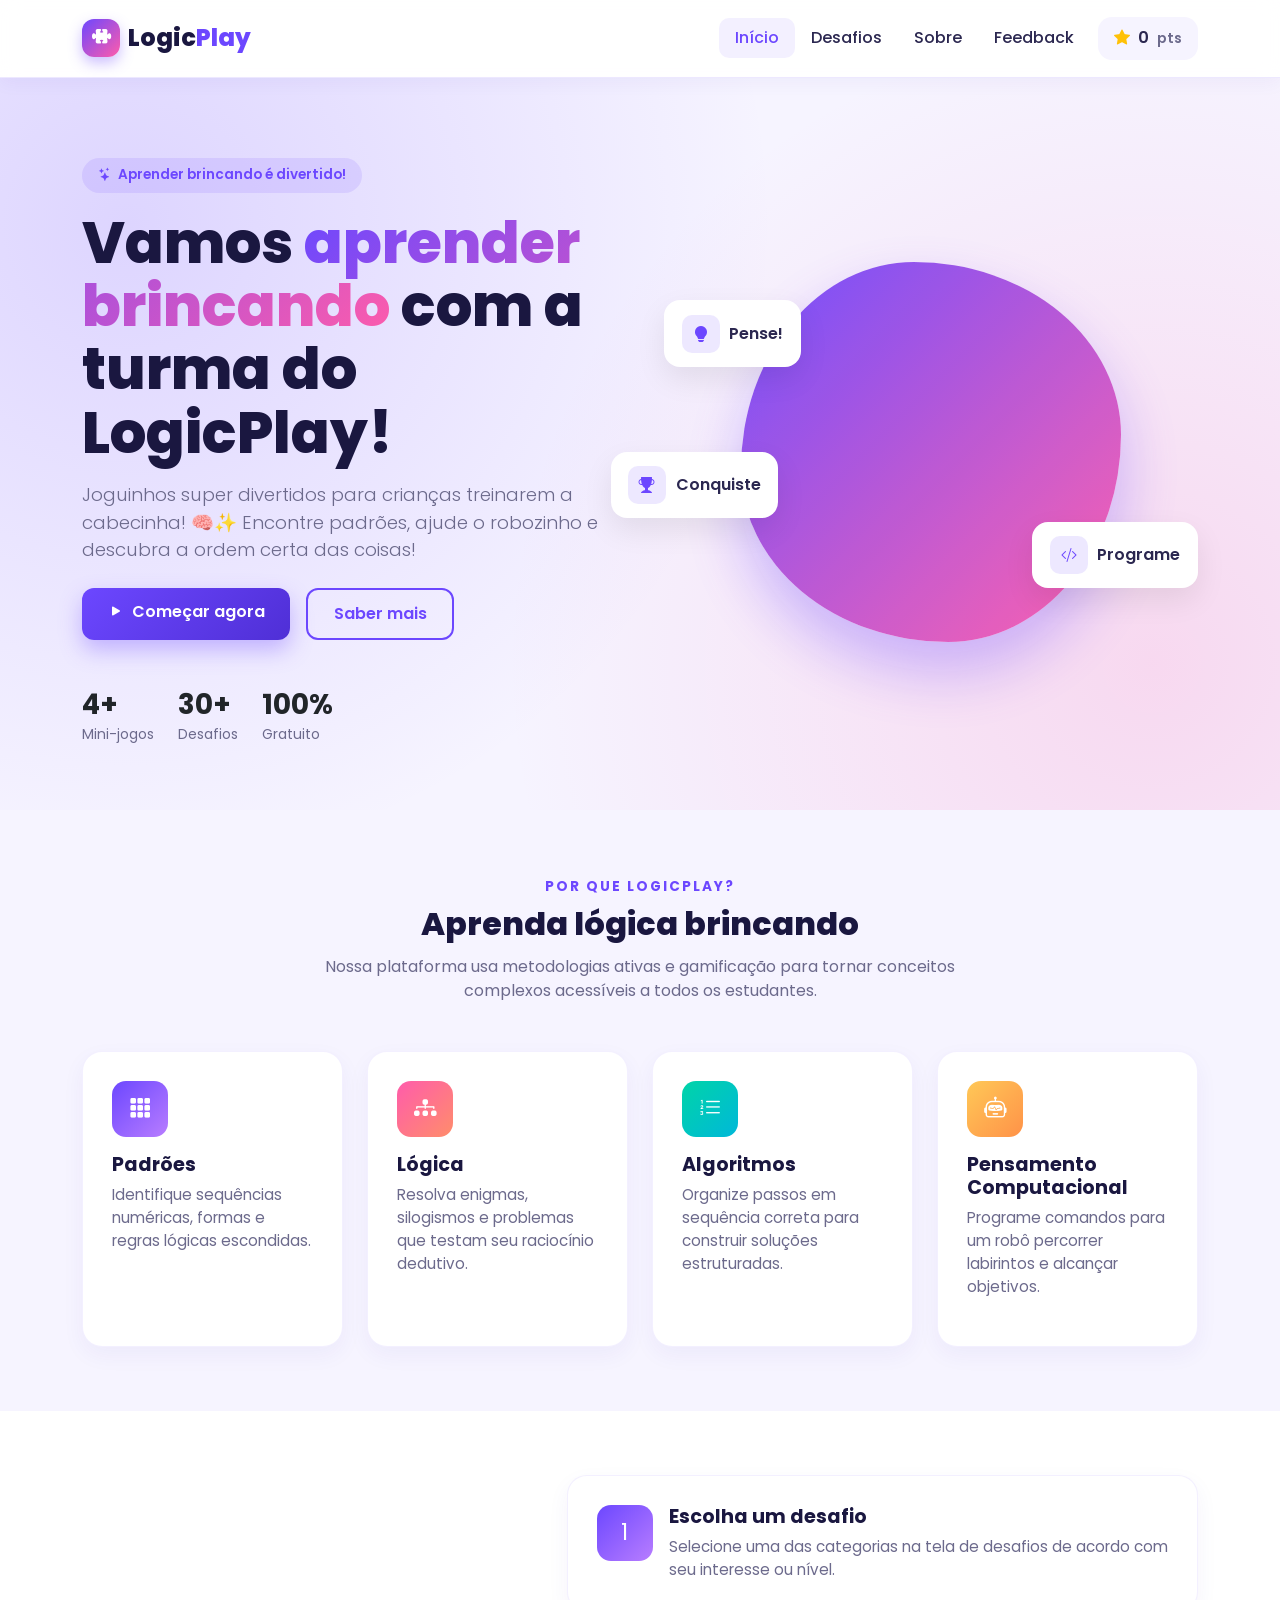
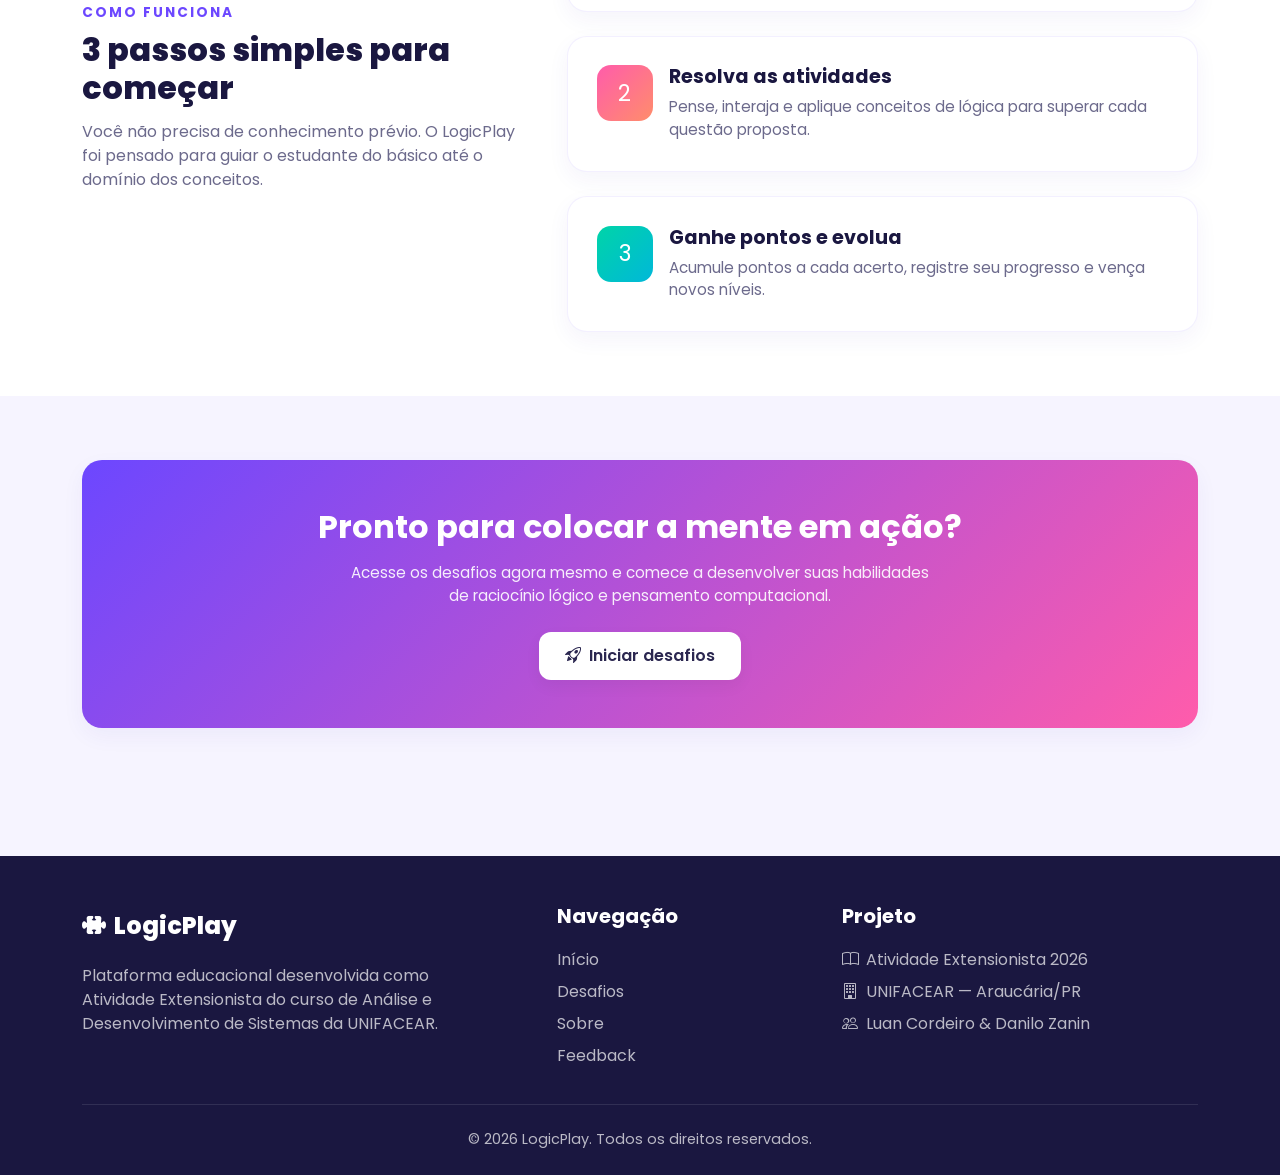
<file: index.html>
<!DOCTYPE html>
<html lang="pt-BR">
<head>
  <meta charset="UTF-8">
  <meta name="viewport" content="width=device-width, initial-scale=1.0">
  <title>LogicPlay - Aprenda lógica brincando</title>
  <meta name="description" content="Plataforma interativa para desenvolvimento do raciocínio lógico e pensamento computacional.">
  <link rel="icon" type="image/svg+xml" href="favicon.svg">
  <meta name="theme-color" content="#6c47ff">

  <link href="https://cdn.jsdelivr.net/npm/bootstrap@5.3.3/dist/css/bootstrap.min.css" rel="stylesheet">
  <link href="https://cdn.jsdelivr.net/npm/bootstrap-icons@1.11.3/font/bootstrap-icons.css" rel="stylesheet">
  <link href="https://fonts.googleapis.com/css2?family=Poppins:wght@400;500;600;700;800&display=swap" rel="stylesheet">
  <link href="css/style.css" rel="stylesheet">
</head>
<body>

  <!-- NAVBAR -->
  <nav class="lp-navbar navbar navbar-expand-lg sticky-top">
    <div class="container">
      <a class="navbar-brand" href="index.html">
        <span class="logo"><i class="bi bi-puzzle-fill"></i></span>
        <span class="logo-text">Logic<span>Play</span></span>
      </a>
      <button class="navbar-toggler" type="button" data-bs-toggle="collapse" data-bs-target="#navMain">
        <span class="navbar-toggler-icon"></span>
      </button>
      <div class="collapse navbar-collapse" id="navMain">
        <ul class="navbar-nav ms-auto align-items-lg-center">
          <li class="nav-item"><a class="nav-link" href="index.html">Início</a></li>
          <li class="nav-item"><a class="nav-link" href="desafios.html">Desafios</a></li>
          <li class="nav-item"><a class="nav-link" href="sobre.html">Sobre</a></li>
          <li class="nav-item"><a class="nav-link" href="feedback.html">Feedback</a></li>
          <li class="nav-item ms-lg-2">
            <span class="stat-pill"><i class="bi bi-star-fill text-warning"></i><span id="navTotalScore">0</span><small class="text-muted-lp">pts</small></span>
          </li>
        </ul>
      </div>
    </div>
  </nav>

  <!-- HERO -->
  <section class="hero">
    <div class="container">
      <div class="row align-items-center g-5">
        <div class="col-lg-6">
          <span class="hero-badge"><i class="bi bi-stars"></i> Aprender brincando é divertido!</span>
          <h1>Vamos <span class="gradient">aprender brincando</span> com a turma do LogicPlay!</h1>
          <p class="lead mt-3">Joguinhos super divertidos para crianças treinarem a cabecinha! 🧠✨ Encontre padrões, ajude o robozinho e descubra a ordem certa das coisas!</p>
          <div class="d-flex flex-wrap gap-3 mt-4">
            <a href="desafios.html" class="btn btn-lp btn-lp-primary"><i class="bi bi-play-fill me-1"></i> Começar agora</a>
            <a href="sobre.html" class="btn btn-lp btn-lp-outline">Saber mais</a>
          </div>
          <div class="d-flex gap-4 mt-5">
            <div>
              <h3 class="mb-0 fw-bold text-dark">4+</h3>
              <small class="text-muted-lp">Mini-jogos</small>
            </div>
            <div>
              <h3 class="mb-0 fw-bold text-dark">30+</h3>
              <small class="text-muted-lp">Desafios</small>
            </div>
            <div>
              <h3 class="mb-0 fw-bold text-dark">100%</h3>
              <small class="text-muted-lp">Gratuito</small>
            </div>
          </div>
        </div>
        <div class="col-lg-6">
          <div class="hero-illustration">
            <div class="blob"></div>
            <div class="float-card c1"><i class="bi bi-lightbulb-fill"></i> Pense!</div>
            <div class="float-card c2"><i class="bi bi-code-slash"></i> Programe</div>
            <div class="float-card c3"><i class="bi bi-trophy-fill"></i> Conquiste</div>
          </div>
        </div>
      </div>
    </div>
  </section>

  <!-- FEATURES -->
  <section class="section">
    <div class="container">
      <div class="text-center mb-5">
        <span class="eyebrow">Por que LogicPlay?</span>
        <h2 class="section-title">Aprenda lógica brincando</h2>
        <p class="section-subtitle mx-auto">Nossa plataforma usa metodologias ativas e gamificação para tornar conceitos complexos acessíveis a todos os estudantes.</p>
      </div>
      <div class="row g-4">
        <div class="col-md-6 col-lg-3">
          <div class="lp-card">
            <div class="icon-wrap bg-grad-1"><i class="bi bi-grid-3x3-gap-fill"></i></div>
            <h3>Padrões</h3>
            <p>Identifique sequências numéricas, formas e regras lógicas escondidas.</p>
          </div>
        </div>
        <div class="col-md-6 col-lg-3">
          <div class="lp-card">
            <div class="icon-wrap bg-grad-2"><i class="bi bi-diagram-3-fill"></i></div>
            <h3>Lógica</h3>
            <p>Resolva enigmas, silogismos e problemas que testam seu raciocínio dedutivo.</p>
          </div>
        </div>
        <div class="col-md-6 col-lg-3">
          <div class="lp-card">
            <div class="icon-wrap bg-grad-3"><i class="bi bi-list-ol"></i></div>
            <h3>Algoritmos</h3>
            <p>Organize passos em sequência correta para construir soluções estruturadas.</p>
          </div>
        </div>
        <div class="col-md-6 col-lg-3">
          <div class="lp-card">
            <div class="icon-wrap bg-grad-4"><i class="bi bi-robot"></i></div>
            <h3>Pensamento Computacional</h3>
            <p>Programe comandos para um robô percorrer labirintos e alcançar objetivos.</p>
          </div>
        </div>
      </div>
    </div>
  </section>

  <!-- HOW IT WORKS -->
  <section class="section" style="background:#fff;">
    <div class="container">
      <div class="row align-items-center g-5">
        <div class="col-lg-5">
          <span class="eyebrow">Como funciona</span>
          <h2 class="section-title">3 passos simples para começar</h2>
          <p class="text-muted-lp">Você não precisa de conhecimento prévio. O LogicPlay foi pensado para guiar o estudante do básico até o domínio dos conceitos.</p>
        </div>
        <div class="col-lg-7">
          <div class="row g-4">
            <div class="col-md-12">
              <div class="d-flex gap-3 align-items-start lp-card">
                <div class="icon-wrap bg-grad-1" style="flex-shrink:0;">1</div>
                <div>
                  <h3>Escolha um desafio</h3>
                  <p class="mb-0">Selecione uma das categorias na tela de desafios de acordo com seu interesse ou nível.</p>
                </div>
              </div>
            </div>
            <div class="col-md-12">
              <div class="d-flex gap-3 align-items-start lp-card">
                <div class="icon-wrap bg-grad-2" style="flex-shrink:0;">2</div>
                <div>
                  <h3>Resolva as atividades</h3>
                  <p class="mb-0">Pense, interaja e aplique conceitos de lógica para superar cada questão proposta.</p>
                </div>
              </div>
            </div>
            <div class="col-md-12">
              <div class="d-flex gap-3 align-items-start lp-card">
                <div class="icon-wrap bg-grad-3" style="flex-shrink:0;">3</div>
                <div>
                  <h3>Ganhe pontos e evolua</h3>
                  <p class="mb-0">Acumule pontos a cada acerto, registre seu progresso e vença novos níveis.</p>
                </div>
              </div>
            </div>
          </div>
        </div>
      </div>
    </div>
  </section>

  <!-- CTA -->
  <section class="section">
    <div class="container">
      <div class="lp-card text-center py-5" style="background:linear-gradient(135deg, var(--lp-primary), var(--lp-secondary));color:#fff;border:none;">
        <h2 class="fw-bold mb-3" style="color:#fff;">Pronto para colocar a mente em ação?</h2>
        <p class="mb-4" style="color:rgba(255,255,255,0.9);max-width:600px;margin:0 auto;">Acesse os desafios agora mesmo e comece a desenvolver suas habilidades de raciocínio lógico e pensamento computacional.</p>
        <a href="desafios.html" class="btn btn-lp btn-lp-ghost"><i class="bi bi-rocket-takeoff me-1"></i> Iniciar desafios</a>
      </div>
    </div>
  </section>

  <!-- FOOTER -->
  <footer class="lp-footer">
    <div class="container">
      <div class="row g-4">
        <div class="col-md-5">
          <a class="navbar-brand text-white" href="index.html" style="font-weight:800;font-size:1.5rem;display:flex;align-items:center;gap:0.5rem;">
            <span class="logo"><i class="bi bi-puzzle-fill"></i></span> LogicPlay
          </a>
          <p class="mt-3" style="max-width:380px;">Plataforma educacional desenvolvida como Atividade Extensionista do curso de Análise e Desenvolvimento de Sistemas da UNIFACEAR.</p>
        </div>
        <div class="col-md-3 col-6">
          <h5>Navegação</h5>
          <a href="index.html">Início</a>
          <a href="desafios.html">Desafios</a>
          <a href="sobre.html">Sobre</a>
          <a href="feedback.html">Feedback</a>
        </div>
        <div class="col-md-4 col-6">
          <h5>Projeto</h5>
          <a href="#"><i class="bi bi-book me-2"></i>Atividade Extensionista 2026</a>
          <a href="#"><i class="bi bi-building me-2"></i>UNIFACEAR — Araucária/PR</a>
          <a href="#"><i class="bi bi-people me-2"></i>Luan Cordeiro & Danilo Zanin</a>
        </div>
      </div>
      <div class="footer-bottom">
        &copy; 2026 LogicPlay. Todos os direitos reservados.
      </div>
    </div>
  </footer>

  <script src="https://cdn.jsdelivr.net/npm/bootstrap@5.3.3/dist/js/bootstrap.bundle.min.js"></script>
  <script src="js/common.js"></script>
</body>
</html>
</file>
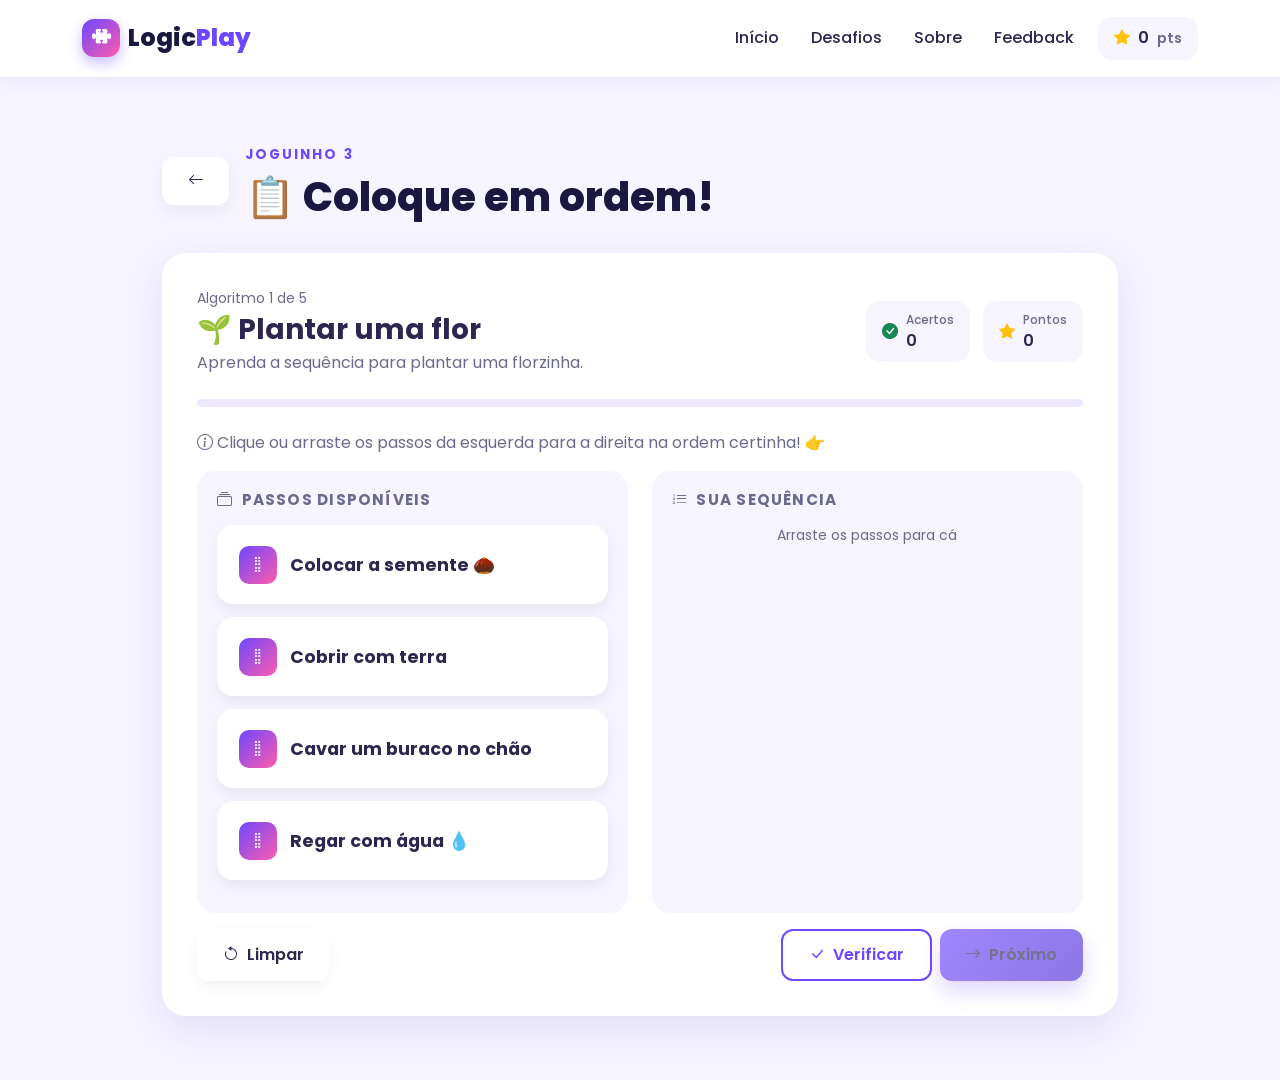
<file: algoritmo.html>
<!DOCTYPE html>
<html lang="pt-BR">
<head>
  <meta charset="UTF-8">
  <meta name="viewport" content="width=device-width, initial-scale=1.0">
  <title>Construção de Algoritmos - LogicPlay</title>
  <link rel="icon" type="image/svg+xml" href="favicon.svg">
  <meta name="theme-color" content="#6c47ff">
  <link href="https://cdn.jsdelivr.net/npm/bootstrap@5.3.3/dist/css/bootstrap.min.css" rel="stylesheet">
  <link href="https://cdn.jsdelivr.net/npm/bootstrap-icons@1.11.3/font/bootstrap-icons.css" rel="stylesheet">
  <link href="https://fonts.googleapis.com/css2?family=Poppins:wght@400;500;600;700;800&display=swap" rel="stylesheet">
  <link href="css/style.css" rel="stylesheet">
</head>
<body>

  <nav class="lp-navbar navbar navbar-expand-lg sticky-top">
    <div class="container">
      <a class="navbar-brand" href="index.html">
        <span class="logo"><i class="bi bi-puzzle-fill"></i></span>
        <span class="logo-text">Logic<span>Play</span></span>
      </a>
      <button class="navbar-toggler" type="button" data-bs-toggle="collapse" data-bs-target="#navMain">
        <span class="navbar-toggler-icon"></span>
      </button>
      <div class="collapse navbar-collapse" id="navMain">
        <ul class="navbar-nav ms-auto align-items-lg-center">
          <li class="nav-item"><a class="nav-link" href="index.html">Início</a></li>
          <li class="nav-item"><a class="nav-link" href="desafios.html">Desafios</a></li>
          <li class="nav-item"><a class="nav-link" href="sobre.html">Sobre</a></li>
          <li class="nav-item"><a class="nav-link" href="feedback.html">Feedback</a></li>
          <li class="nav-item ms-lg-2">
            <span class="stat-pill"><i class="bi bi-star-fill text-warning"></i><span id="navTotalScore">0</span><small class="text-muted-lp">pts</small></span>
          </li>
        </ul>
      </div>
    </div>
  </nav>

  <section class="section">
    <div class="container" style="max-width:980px;">

      <div class="d-flex align-items-center gap-3 mb-3">
        <a href="desafios.html" class="btn btn-lp btn-lp-ghost"><i class="bi bi-arrow-left"></i></a>
        <div>
          <span class="eyebrow">Joguinho 3</span>
          <h1 class="section-title mb-0">📋 Coloque em ordem!</h1>
        </div>
      </div>

      <div class="game-shell">

        <div class="game-header">
          <div>
            <div class="text-muted-lp small">Algoritmo <span id="qNum">1</span> de <span id="qTotal">5</span></div>
            <h3 class="fw-bold mt-1 mb-0" id="algoTitle">Carregando...</h3>
            <p class="text-muted-lp mb-0 mt-1" id="algoDesc"></p>
          </div>
          <div class="game-stats">
            <div class="stat-pill"><i class="bi bi-check-circle-fill text-success"></i><div><span class="stat-label">Acertos</span><span id="hits">0</span></div></div>
            <div class="stat-pill"><i class="bi bi-star-fill text-warning"></i><div><span class="stat-label">Pontos</span><span id="points">0</span></div></div>
          </div>
        </div>

        <div class="progress-thin"><div class="bar" id="progressBar" style="width:20%"></div></div>

        <p class="text-muted-lp mb-3"><i class="bi bi-info-circle me-1"></i>Clique ou arraste os passos da esquerda para a direita na ordem certinha! 👉</p>

        <div class="dnd-area fade-in" id="dndArea">
          <div class="dnd-col">
            <h4><i class="bi bi-collection me-1"></i> Passos disponíveis</h4>
            <div id="poolCol"></div>
          </div>
          <div class="dnd-col dnd-target" id="seqCol">
            <h4><i class="bi bi-list-ol me-1"></i> Sua sequência</h4>
            <div id="seqList"></div>
            <div class="text-center text-muted-lp small mt-3" id="seqEmpty">Arraste os passos para cá</div>
          </div>
        </div>

        <div class="feedback-area" id="feedback"></div>

        <div class="d-flex justify-content-between mt-3 flex-wrap gap-2">
          <button class="btn btn-lp btn-lp-ghost" id="resetBtn"><i class="bi bi-arrow-counterclockwise me-1"></i> Limpar</button>
          <div class="d-flex gap-2">
            <button class="btn btn-lp btn-lp-outline" id="checkBtn"><i class="bi bi-check-lg me-1"></i> Verificar</button>
            <button class="btn btn-lp btn-lp-primary" id="nextBtn" disabled><i class="bi bi-arrow-right me-1"></i> Próximo</button>
          </div>
        </div>

      </div>

    </div>
  </section>

  <div class="modal fade lp-modal" id="resultModal" tabindex="-1">
    <div class="modal-dialog modal-dialog-centered">
      <div class="modal-content">
        <div class="modal-header">
          <h5 class="modal-title fw-bold">Fim de Jogo</h5>
          <button type="button" class="btn-close" data-bs-dismiss="modal"></button>
        </div>
        <div class="modal-body text-center p-4">
          <div class="trophy" id="resultTrophy">🏆</div>
          <h3 class="fw-bold mb-2" id="resultTitle">Parabéns!</h3>
          <p class="text-muted-lp" id="resultMessage">Você concluiu o desafio.</p>
          <div class="stat-pill d-inline-flex mt-2"><i class="bi bi-star-fill text-warning"></i><strong id="resultScore">0</strong> pontos</div>
        </div>
        <div class="modal-footer border-0 justify-content-center pb-4">
          <a href="desafios.html" class="btn btn-lp btn-lp-outline">Voltar aos desafios</a>
          <button class="btn btn-lp btn-lp-primary" onclick="location.reload()"><i class="bi bi-arrow-clockwise me-1"></i> Jogar novamente</button>
        </div>
      </div>
    </div>
  </div>

  <script src="https://cdn.jsdelivr.net/npm/bootstrap@5.3.3/dist/js/bootstrap.bundle.min.js"></script>
  <script src="js/common.js"></script>
  <script src="js/algoritmo.js"></script>
</body>
</html>
</file>
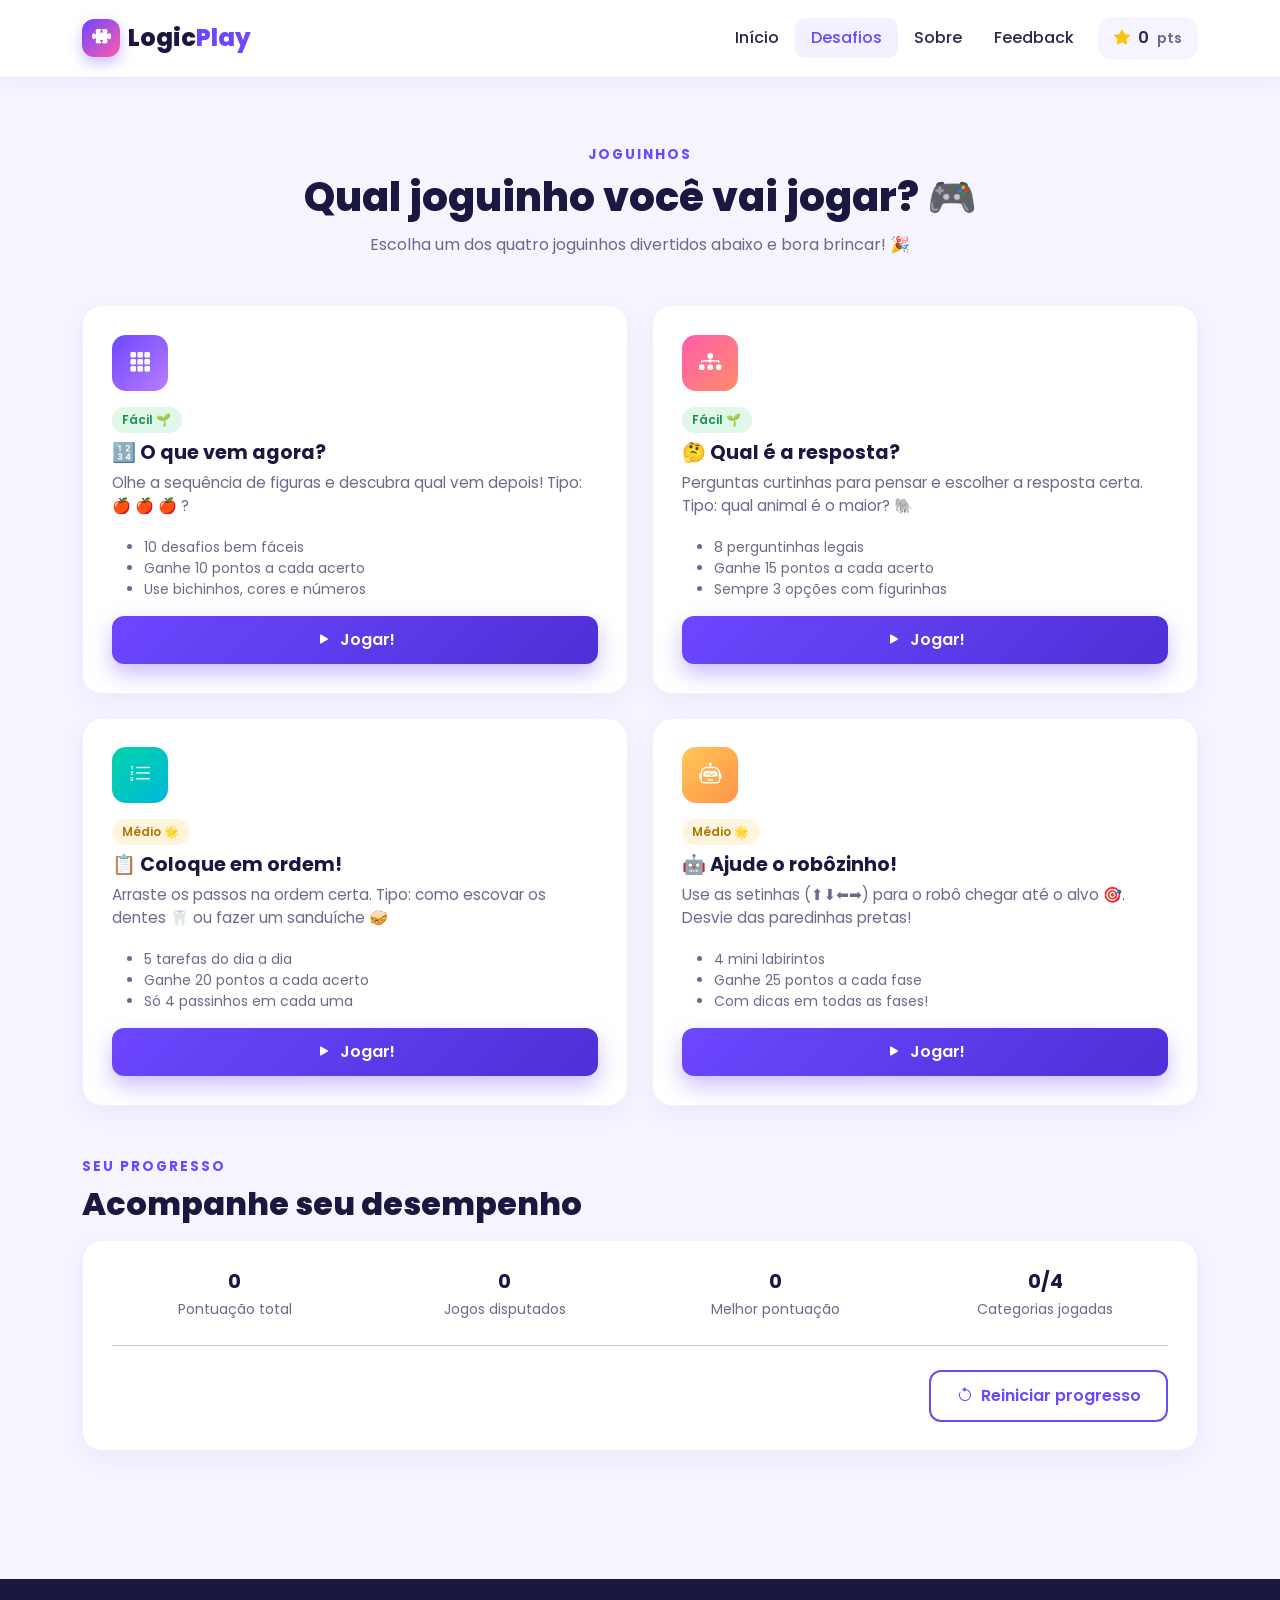
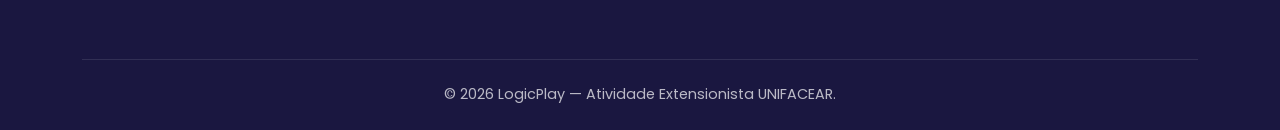
<file: desafios.html>
<!DOCTYPE html>
<html lang="pt-BR">
<head>
  <meta charset="UTF-8">
  <meta name="viewport" content="width=device-width, initial-scale=1.0">
  <title>Desafios - LogicPlay</title>
  <link rel="icon" type="image/svg+xml" href="favicon.svg">
  <meta name="theme-color" content="#6c47ff">
  <link href="https://cdn.jsdelivr.net/npm/bootstrap@5.3.3/dist/css/bootstrap.min.css" rel="stylesheet">
  <link href="https://cdn.jsdelivr.net/npm/bootstrap-icons@1.11.3/font/bootstrap-icons.css" rel="stylesheet">
  <link href="https://fonts.googleapis.com/css2?family=Poppins:wght@400;500;600;700;800&display=swap" rel="stylesheet">
  <link href="css/style.css" rel="stylesheet">
</head>
<body>

  <nav class="lp-navbar navbar navbar-expand-lg sticky-top">
    <div class="container">
      <a class="navbar-brand" href="index.html">
        <span class="logo"><i class="bi bi-puzzle-fill"></i></span>
        <span class="logo-text">Logic<span>Play</span></span>
      </a>
      <button class="navbar-toggler" type="button" data-bs-toggle="collapse" data-bs-target="#navMain">
        <span class="navbar-toggler-icon"></span>
      </button>
      <div class="collapse navbar-collapse" id="navMain">
        <ul class="navbar-nav ms-auto align-items-lg-center">
          <li class="nav-item"><a class="nav-link" href="index.html">Início</a></li>
          <li class="nav-item"><a class="nav-link" href="desafios.html">Desafios</a></li>
          <li class="nav-item"><a class="nav-link" href="sobre.html">Sobre</a></li>
          <li class="nav-item"><a class="nav-link" href="feedback.html">Feedback</a></li>
          <li class="nav-item ms-lg-2">
            <span class="stat-pill"><i class="bi bi-star-fill text-warning"></i><span id="navTotalScore">0</span><small class="text-muted-lp">pts</small></span>
          </li>
        </ul>
      </div>
    </div>
  </nav>

  <section class="section">
    <div class="container">
      <div class="text-center mb-5">
        <span class="eyebrow">Joguinhos</span>
        <h1 class="section-title">Qual joguinho você vai jogar? 🎮</h1>
        <p class="section-subtitle mx-auto">Escolha um dos quatro joguinhos divertidos abaixo e bora brincar! 🎉</p>
      </div>

      <div class="row g-4">

        <div class="col-md-6 col-lg-6">
          <div class="lp-card">
            <div class="icon-wrap bg-grad-1"><i class="bi bi-grid-3x3-gap-fill"></i></div>
            <div class="mb-2">
              <span class="difficulty easy">Fácil 🌱</span>
            </div>
            <h3>🔢 O que vem agora?</h3>
            <p>Olhe a sequência de figuras e descubra qual vem depois! Tipo: 🍎 🍎 🍎 ?</p>
            <ul class="text-muted-lp small mb-3">
              <li>10 desafios bem fáceis</li>
              <li>Ganhe 10 pontos a cada acerto</li>
              <li>Use bichinhos, cores e números</li>
            </ul>
            <a href="padroes.html" class="btn btn-lp btn-lp-primary w-100"><i class="bi bi-play-fill me-1"></i> Jogar!</a>
          </div>
        </div>

        <div class="col-md-6 col-lg-6">
          <div class="lp-card">
            <div class="icon-wrap bg-grad-2"><i class="bi bi-diagram-3-fill"></i></div>
            <div class="mb-2">
              <span class="difficulty easy">Fácil 🌱</span>
            </div>
            <h3>🤔 Qual é a resposta?</h3>
            <p>Perguntas curtinhas para pensar e escolher a resposta certa. Tipo: qual animal é o maior? 🐘</p>
            <ul class="text-muted-lp small mb-3">
              <li>8 perguntinhas legais</li>
              <li>Ganhe 15 pontos a cada acerto</li>
              <li>Sempre 3 opções com figurinhas</li>
            </ul>
            <a href="logica.html" class="btn btn-lp btn-lp-primary w-100"><i class="bi bi-play-fill me-1"></i> Jogar!</a>
          </div>
        </div>

        <div class="col-md-6 col-lg-6">
          <div class="lp-card">
            <div class="icon-wrap bg-grad-3"><i class="bi bi-list-ol"></i></div>
            <div class="mb-2">
              <span class="difficulty medium">Médio 🌟</span>
            </div>
            <h3>📋 Coloque em ordem!</h3>
            <p>Arraste os passos na ordem certa. Tipo: como escovar os dentes 🦷 ou fazer um sanduíche 🥪</p>
            <ul class="text-muted-lp small mb-3">
              <li>5 tarefas do dia a dia</li>
              <li>Ganhe 20 pontos a cada acerto</li>
              <li>Só 4 passinhos em cada uma</li>
            </ul>
            <a href="algoritmo.html" class="btn btn-lp btn-lp-primary w-100"><i class="bi bi-play-fill me-1"></i> Jogar!</a>
          </div>
        </div>

        <div class="col-md-6 col-lg-6">
          <div class="lp-card">
            <div class="icon-wrap bg-grad-4"><i class="bi bi-robot"></i></div>
            <div class="mb-2">
              <span class="difficulty medium">Médio 🌟</span>
            </div>
            <h3>🤖 Ajude o robôzinho!</h3>
            <p>Use as setinhas (⬆️⬇️⬅️➡️) para o robô chegar até o alvo 🎯. Desvie das paredinhas pretas!</p>
            <ul class="text-muted-lp small mb-3">
              <li>4 mini labirintos</li>
              <li>Ganhe 25 pontos a cada fase</li>
              <li>Com dicas em todas as fases!</li>
            </ul>
            <a href="robo.html" class="btn btn-lp btn-lp-primary w-100"><i class="bi bi-play-fill me-1"></i> Jogar!</a>
          </div>
        </div>

      </div>

      <!-- PROGRESS BOARD -->
      <div class="mt-5">
        <span class="eyebrow">Seu progresso</span>
        <h2 class="section-title">Acompanhe seu desempenho</h2>
        <div class="lp-card mt-3">
          <div class="row g-4 text-center" id="progressBoard">
            <div class="col-md-3 col-6">
              <h3 class="fw-bold mb-1" id="bScore">0</h3>
              <small class="text-muted-lp">Pontuação total</small>
            </div>
            <div class="col-md-3 col-6">
              <h3 class="fw-bold mb-1" id="bGames">0</h3>
              <small class="text-muted-lp">Jogos disputados</small>
            </div>
            <div class="col-md-3 col-6">
              <h3 class="fw-bold mb-1" id="bBest">0</h3>
              <small class="text-muted-lp">Melhor pontuação</small>
            </div>
            <div class="col-md-3 col-6">
              <h3 class="fw-bold mb-1" id="bCat">0/4</h3>
              <small class="text-muted-lp">Categorias jogadas</small>
            </div>
          </div>
          <hr class="my-4">
          <div class="d-flex justify-content-end">
            <button class="btn btn-lp btn-lp-outline" onclick="if(confirm('Tem certeza que deseja zerar todo o progresso?')){resetProgress();location.reload();}"><i class="bi bi-arrow-counterclockwise me-1"></i> Reiniciar progresso</button>
          </div>
        </div>
      </div>

    </div>
  </section>

  <footer class="lp-footer">
    <div class="container">
      <div class="footer-bottom">&copy; 2026 LogicPlay — Atividade Extensionista UNIFACEAR.</div>
    </div>
  </footer>

  <script src="https://cdn.jsdelivr.net/npm/bootstrap@5.3.3/dist/js/bootstrap.bundle.min.js"></script>
  <script src="js/common.js"></script>
  <script>
    (function renderBoard() {
      const p = getProgress();
      document.getElementById('bScore').textContent = p.totalScore || 0;
      const games = Object.values(p.games || {});
      const plays = games.reduce((a, b) => a + (b.plays || 0), 0);
      const best = games.reduce((m, g) => Math.max(m, g.highScore || 0), 0);
      document.getElementById('bGames').textContent = plays;
      document.getElementById('bBest').textContent = best;
      document.getElementById('bCat').textContent = `${Object.keys(p.games || {}).length}/4`;
    })();
  </script>
</body>
</html>
</file>
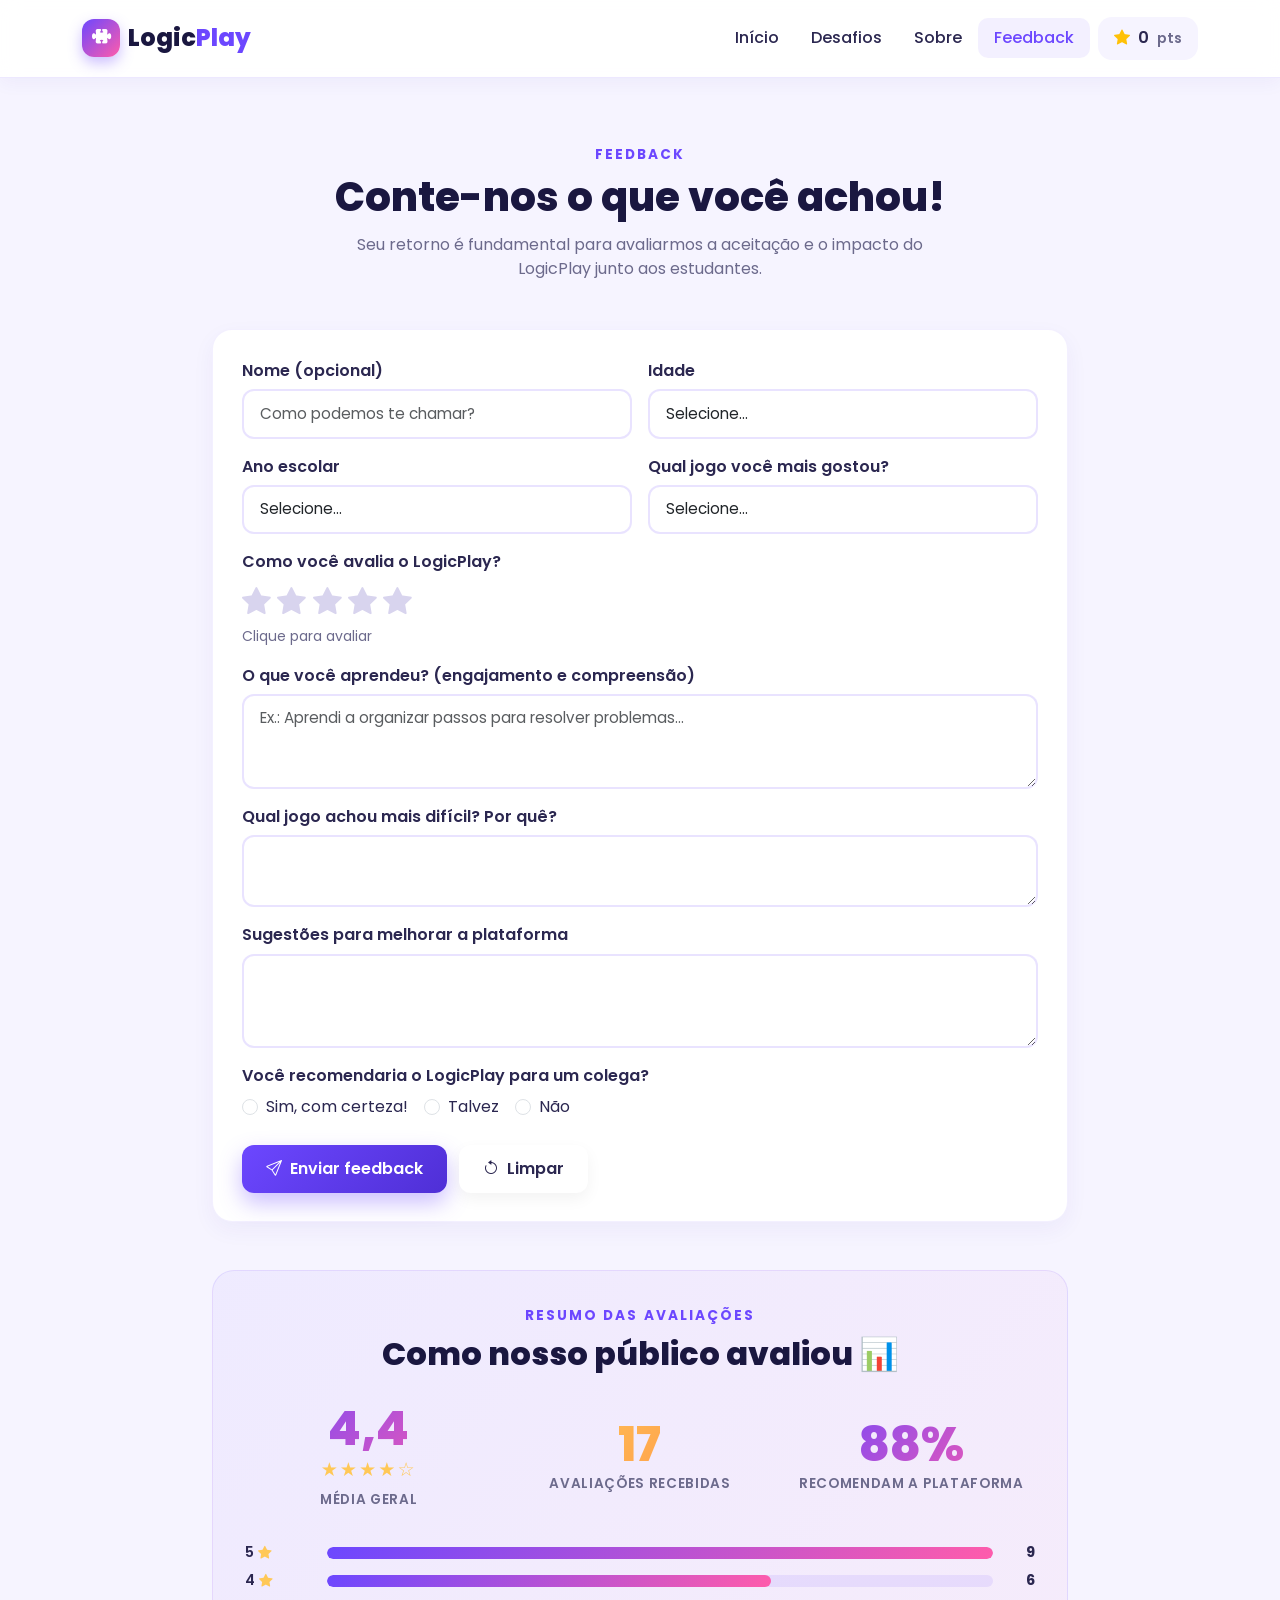
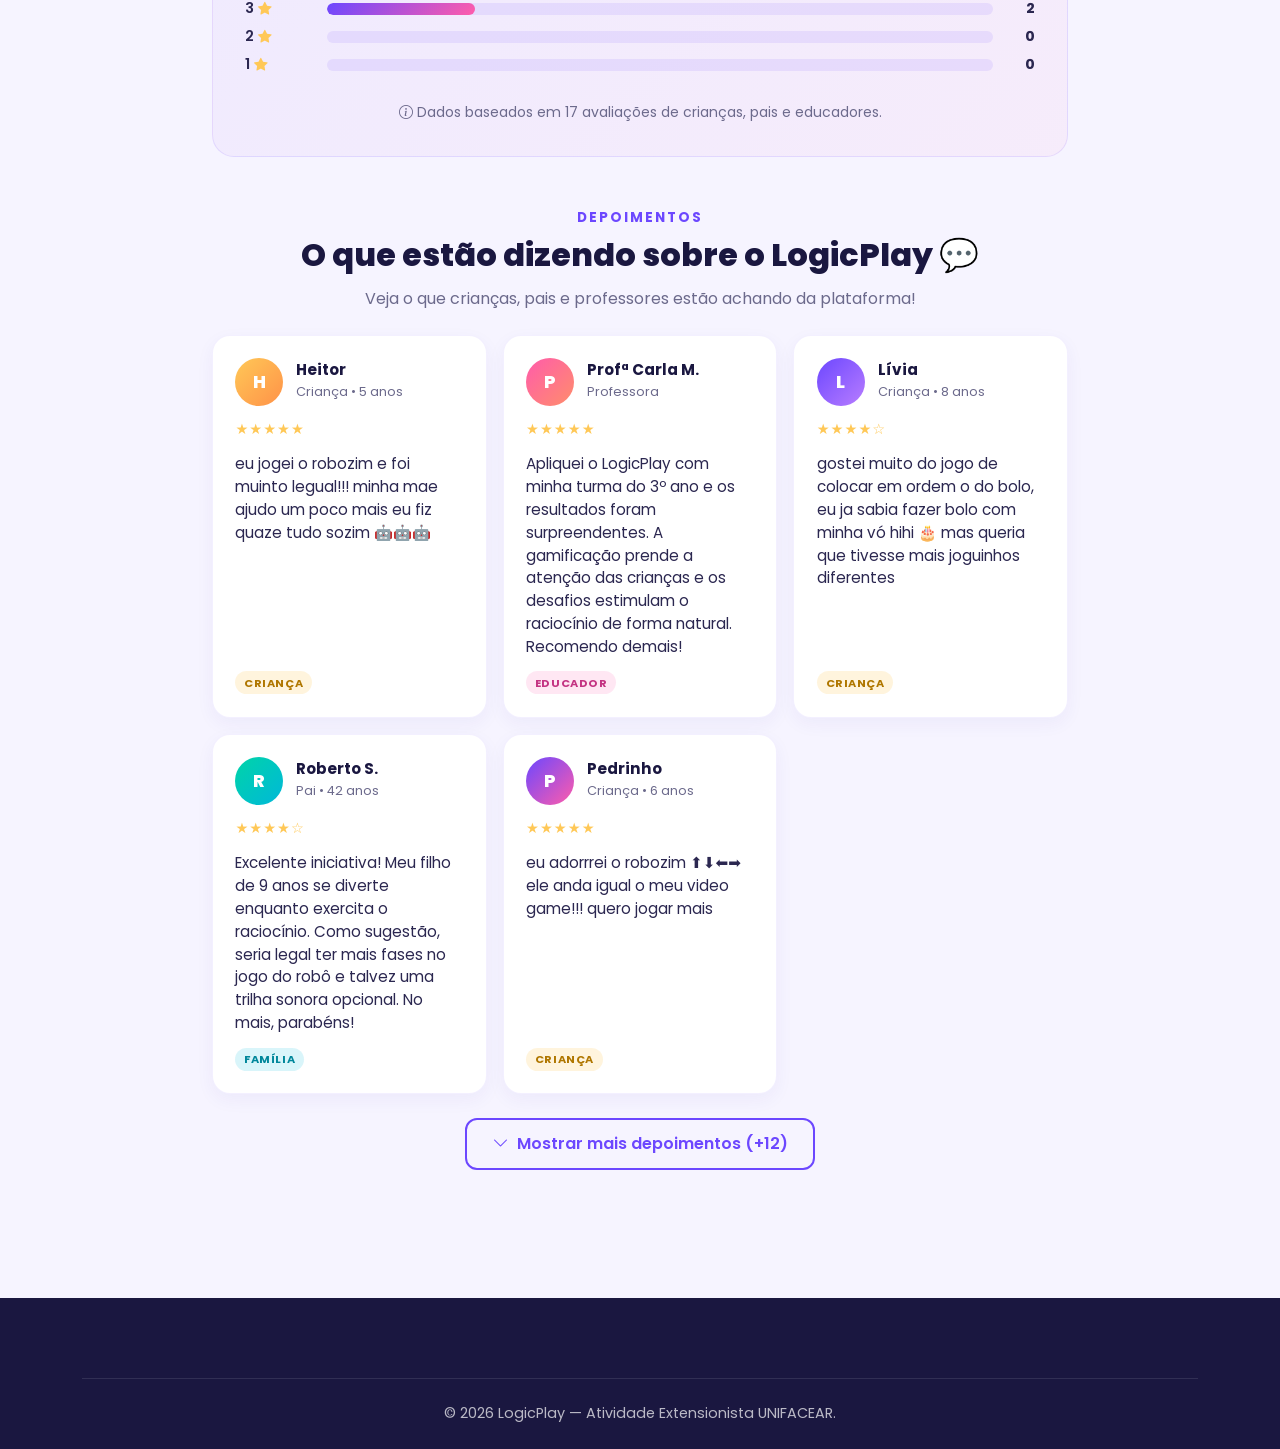
<file: feedback.html>
<!DOCTYPE html>
<html lang="pt-BR">
<head>
  <meta charset="UTF-8">
  <meta name="viewport" content="width=device-width, initial-scale=1.0">
  <title>Feedback - LogicPlay</title>
  <link rel="icon" type="image/svg+xml" href="favicon.svg">
  <meta name="theme-color" content="#6c47ff">
  <link href="https://cdn.jsdelivr.net/npm/bootstrap@5.3.3/dist/css/bootstrap.min.css" rel="stylesheet">
  <link href="https://cdn.jsdelivr.net/npm/bootstrap-icons@1.11.3/font/bootstrap-icons.css" rel="stylesheet">
  <link href="https://fonts.googleapis.com/css2?family=Poppins:wght@400;500;600;700;800&display=swap" rel="stylesheet">
  <link href="css/style.css" rel="stylesheet">
</head>
<body>

  <nav class="lp-navbar navbar navbar-expand-lg sticky-top">
    <div class="container">
      <a class="navbar-brand" href="index.html">
        <span class="logo"><i class="bi bi-puzzle-fill"></i></span>
        <span class="logo-text">Logic<span>Play</span></span>
      </a>
      <button class="navbar-toggler" type="button" data-bs-toggle="collapse" data-bs-target="#navMain">
        <span class="navbar-toggler-icon"></span>
      </button>
      <div class="collapse navbar-collapse" id="navMain">
        <ul class="navbar-nav ms-auto align-items-lg-center">
          <li class="nav-item"><a class="nav-link" href="index.html">Início</a></li>
          <li class="nav-item"><a class="nav-link" href="desafios.html">Desafios</a></li>
          <li class="nav-item"><a class="nav-link" href="sobre.html">Sobre</a></li>
          <li class="nav-item"><a class="nav-link" href="feedback.html">Feedback</a></li>
          <li class="nav-item ms-lg-2">
            <span class="stat-pill"><i class="bi bi-star-fill text-warning"></i><span id="navTotalScore">0</span><small class="text-muted-lp">pts</small></span>
          </li>
        </ul>
      </div>
    </div>
  </nav>

  <section class="section">
    <div class="container" style="max-width:880px;">
      <div class="text-center mb-5">
        <span class="eyebrow">Feedback</span>
        <h1 class="section-title">Conte-nos o que você achou!</h1>
        <p class="section-subtitle mx-auto">Seu retorno é fundamental para avaliarmos a aceitação e o impacto do LogicPlay junto aos estudantes.</p>
      </div>

      <div class="lp-card lp-form">
        <form id="feedbackForm" novalidate>
          <div class="row g-3">
            <div class="col-md-6">
              <label for="nome" class="form-label">Nome (opcional)</label>
              <input type="text" class="form-control" id="nome" placeholder="Como podemos te chamar?">
            </div>
            <div class="col-md-6">
              <label for="idade" class="form-label">Idade</label>
              <select class="form-select" id="idade" required>
                <option value="">Selecione...</option>
                <option>Até 12 anos</option>
                <option>13 a 15 anos</option>
                <option>16 a 18 anos</option>
                <option>Maior de 18 anos</option>
              </select>
            </div>

            <div class="col-md-6">
              <label for="serie" class="form-label">Ano escolar</label>
              <select class="form-select" id="serie">
                <option value="">Selecione...</option>
                <option>Ensino Fundamental II</option>
                <option>Ensino Médio</option>
                <option>Ensino Superior</option>
                <option>Outro</option>
              </select>
            </div>
            <div class="col-md-6">
              <label for="favorito" class="form-label">Qual jogo você mais gostou?</label>
              <select class="form-select" id="favorito">
                <option value="">Selecione...</option>
                <option>Padrões e Sequências</option>
                <option>Lógica e Dedução</option>
                <option>Construção de Algoritmos</option>
                <option>Robô Programável</option>
              </select>
            </div>

            <div class="col-12">
              <label class="form-label d-block">Como você avalia o LogicPlay?</label>
              <div class="rating-stars" id="ratingStars">
                <i class="bi bi-star-fill star" data-val="1"></i>
                <i class="bi bi-star-fill star" data-val="2"></i>
                <i class="bi bi-star-fill star" data-val="3"></i>
                <i class="bi bi-star-fill star" data-val="4"></i>
                <i class="bi bi-star-fill star" data-val="5"></i>
                <input type="hidden" id="rating" value="0">
              </div>
              <small class="text-muted-lp" id="ratingLabel">Clique para avaliar</small>
            </div>

            <div class="col-12">
              <label for="aprendeu" class="form-label">O que você aprendeu? (engajamento e compreensão)</label>
              <textarea class="form-control" id="aprendeu" rows="3" placeholder="Ex.: Aprendi a organizar passos para resolver problemas..."></textarea>
            </div>

            <div class="col-12">
              <label for="dificuldade" class="form-label">Qual jogo achou mais difícil? Por quê?</label>
              <textarea class="form-control" id="dificuldade" rows="2"></textarea>
            </div>

            <div class="col-12">
              <label for="sugestao" class="form-label">Sugestões para melhorar a plataforma</label>
              <textarea class="form-control" id="sugestao" rows="3"></textarea>
            </div>

            <div class="col-12">
              <label class="form-label">Você recomendaria o LogicPlay para um colega?</label>
              <div class="d-flex gap-3 flex-wrap">
                <div class="form-check">
                  <input class="form-check-input" type="radio" name="rec" id="recSim" value="Sim">
                  <label class="form-check-label" for="recSim">Sim, com certeza!</label>
                </div>
                <div class="form-check">
                  <input class="form-check-input" type="radio" name="rec" id="recTalvez" value="Talvez">
                  <label class="form-check-label" for="recTalvez">Talvez</label>
                </div>
                <div class="form-check">
                  <input class="form-check-input" type="radio" name="rec" id="recNao" value="Não">
                  <label class="form-check-label" for="recNao">Não</label>
                </div>
              </div>
            </div>

            <div class="col-12 mt-4">
              <button class="btn btn-lp btn-lp-primary px-4" type="submit"><i class="bi bi-send me-1"></i> Enviar feedback</button>
              <button class="btn btn-lp btn-lp-ghost px-4 ms-2" type="reset"><i class="bi bi-arrow-counterclockwise me-1"></i> Limpar</button>
            </div>
          </div>
        </form>
      </div>

      <!-- THANK YOU -->
      <div class="lp-card mt-4 text-center" id="thankCard" style="display:none;background:linear-gradient(135deg, var(--lp-primary), var(--lp-secondary));color:#fff;border:none;">
        <div style="font-size:3rem;">🎉</div>
        <h3 class="fw-bold" style="color:#fff;">Feedback enviado!</h3>
        <p class="mb-3" style="color:rgba(255,255,255,0.95);">Obrigado por contribuir com o projeto LogicPlay. Sua opinião é muito importante para melhorarmos cada vez mais!</p>
        <a href="desafios.html" class="btn btn-lp btn-lp-ghost"><i class="bi bi-arrow-left me-1"></i> Voltar aos desafios</a>
      </div>

      <!-- STATS SUMMARY -->
      <div class="stats-summary mt-5">
        <div class="text-center mb-4">
          <span class="eyebrow">Resumo das avaliações</span>
          <h2 class="section-title mb-0">Como nosso público avaliou 📊</h2>
        </div>

        <div class="row g-4 align-items-center">
          <div class="col-md-4">
            <div class="stat-big">
              <div class="num" id="avgRating">0.0</div>
              <div class="sub-stars" id="avgStars">★★★★★</div>
              <span class="label">Média geral</span>
            </div>
          </div>
          <div class="col-md-4">
            <div class="stat-big">
              <div class="num warning" id="totalCount">0</div>
              <span class="label">Avaliações recebidas</span>
            </div>
          </div>
          <div class="col-md-4">
            <div class="stat-big">
              <div class="num" id="recommendPct">0%</div>
              <span class="label">Recomendam a plataforma</span>
            </div>
          </div>
        </div>

        <div class="distribution" id="distribution"></div>

        <div class="text-center mt-4">
          <small class="text-muted-lp"><i class="bi bi-info-circle me-1"></i>Dados baseados em <span id="totalCount2">0</span> avaliações de crianças, pais e educadores.</small>
        </div>
      </div>

      <!-- TESTIMONIALS -->
      <div class="mt-5">
        <div class="text-center mb-4">
          <span class="eyebrow">Depoimentos</span>
          <h2 class="section-title">O que estão dizendo sobre o LogicPlay 💬</h2>
          <p class="text-muted-lp">Veja o que crianças, pais e professores estão achando da plataforma!</p>
        </div>

        <div class="row g-3" id="testimonialsGrid"></div>

        <div class="text-center mt-4">
          <button class="btn btn-lp btn-lp-outline" id="loadMoreBtn">
            <i class="bi bi-chevron-down me-1"></i> Mostrar mais depoimentos
          </button>
        </div>
      </div>

    </div>
  </section>

  <footer class="lp-footer">
    <div class="container">
      <div class="footer-bottom">&copy; 2026 LogicPlay — Atividade Extensionista UNIFACEAR.</div>
    </div>
  </footer>

  <script src="https://cdn.jsdelivr.net/npm/bootstrap@5.3.3/dist/js/bootstrap.bundle.min.js"></script>
  <script src="js/common.js"></script>
  <script>
    // RATING
    const RATING_LABELS = ['Clique para avaliar', 'Péssimo', 'Ruim', 'Razoável', 'Bom', 'Excelente!'];
    const stars = document.querySelectorAll('#ratingStars .star');
    const ratingInput = document.getElementById('rating');
    const ratingLabel = document.getElementById('ratingLabel');
    let selectedRating = 0;

    function paintStars(n) {
      stars.forEach(s => {
        s.classList.toggle('active', parseInt(s.dataset.val) <= n);
      });
      ratingLabel.textContent = RATING_LABELS[n];
    }

    stars.forEach(s => {
      s.addEventListener('mouseenter', () => paintStars(parseInt(s.dataset.val)));
      s.addEventListener('mouseleave', () => paintStars(selectedRating));
      s.addEventListener('click', () => {
        selectedRating = parseInt(s.dataset.val);
        ratingInput.value = selectedRating;
        paintStars(selectedRating);
      });
    });

    // SUBMIT
    document.getElementById('feedbackForm').addEventListener('submit', e => {
      e.preventDefault();
      const idade = document.getElementById('idade').value;
      if (!idade) {
        document.getElementById('idade').focus();
        document.getElementById('idade').classList.add('is-invalid');
        return;
      }
      if (selectedRating === 0) {
        ratingLabel.style.color = 'var(--lp-danger)';
        ratingLabel.textContent = 'Por favor, selecione uma avaliação!';
        return;
      }

      // store locally to demonstrate persistence
      const feedback = {
        nome: document.getElementById('nome').value,
        idade,
        serie: document.getElementById('serie').value,
        favorito: document.getElementById('favorito').value,
        rating: selectedRating,
        aprendeu: document.getElementById('aprendeu').value,
        dificuldade: document.getElementById('dificuldade').value,
        sugestao: document.getElementById('sugestao').value,
        recomendaria: document.querySelector('input[name="rec"]:checked')?.value || ''
      };
      const all = JSON.parse(localStorage.getItem('logicplay_feedback') || '[]');
      all.push({ ...feedback, ts: new Date().toISOString() });
      localStorage.setItem('logicplay_feedback', JSON.stringify(all));

      document.getElementById('feedbackForm').style.display = 'none';
      document.getElementById('thankCard').style.display = 'block';
      window.scrollTo({ top: 0, behavior: 'smooth' });
    });

    document.getElementById('idade').addEventListener('change', () => {
      document.getElementById('idade').classList.remove('is-invalid');
    });

    // ============== DEPOIMENTOS FICTÍCIOS ==============
    const TESTIMONIALS = [
      {
        name: 'Heitor',
        age: 5,
        tag: 'Criança • 5 anos',
        tagClass: 'tag-kid',
        rating: 5,
        text: 'eu jogei o robozim e foi muinto legual!!! minha mae ajudo um poco mais eu fiz quaze tudo sozim 🤖🤖🤖',
        color: 'linear-gradient(135deg, #ffc857, #ff9248)'
      },
      {
        name: 'Profª Carla M.',
        age: 38,
        tag: 'Professora',
        tagClass: 'tag-teacher',
        rating: 5,
        text: 'Apliquei o LogicPlay com minha turma do 3º ano e os resultados foram surpreendentes. A gamificação prende a atenção das crianças e os desafios estimulam o raciocínio de forma natural. Recomendo demais!',
        color: 'linear-gradient(135deg, #ff5cab, #ff8d6b)'
      },
      {
        name: 'Lívia',
        age: 8,
        tag: 'Criança • 8 anos',
        tagClass: 'tag-kid',
        rating: 4,
        text: 'gostei muito do jogo de colocar em ordem o do bolo, eu ja sabia fazer bolo com minha vó hihi 🎂 mas queria que tivesse mais joguinhos diferentes',
        color: 'linear-gradient(135deg, #6c47ff, #b87dff)'
      },
      {
        name: 'Roberto S.',
        age: 42,
        tag: 'Pai • 42 anos',
        tagClass: 'tag-adult',
        rating: 4,
        text: 'Excelente iniciativa! Meu filho de 9 anos se diverte enquanto exercita o raciocínio. Como sugestão, seria legal ter mais fases no jogo do robô e talvez uma trilha sonora opcional. No mais, parabéns!',
        color: 'linear-gradient(135deg, #00d4a8, #00b8d9)'
      },
      {
        name: 'Pedrinho',
        age: 6,
        tag: 'Criança • 6 anos',
        tagClass: 'tag-kid',
        rating: 5,
        text: 'eu adorrrei o robozim ⬆️⬇️⬅️➡️ ele anda igual o meu video game!!! quero jogar mais',
        color: 'linear-gradient(135deg, #6c47ff, #ff5cab)'
      },
      {
        name: 'Maria Eduarda',
        age: 10,
        tag: 'Criança • 10 anos',
        tagClass: 'tag-kid',
        rating: 3,
        text: 'É legal mas pra mim ficou um pouco fácil. Acertei tudo do primeiro jogo bem rápido. Queria desafios mais difíceis pra quem tem 10 anos, tipo um modo "expert" 😅',
        color: 'linear-gradient(135deg, #ff5cab, #6c47ff)'
      },
      {
        name: 'Profª Renata',
        age: 45,
        tag: 'Pedagoga',
        tagClass: 'tag-teacher',
        rating: 5,
        text: 'Como pedagoga, vejo o LogicPlay como uma ferramenta valiosa para desenvolver pensamento computacional desde cedo. As atividades estão alinhadas com a BNCC e os alunos demonstram alto engajamento.',
        color: 'linear-gradient(135deg, #00d4a8, #6c47ff)'
      },
      {
        name: 'Júlia',
        age: 5,
        tag: 'Criança • 5 anos',
        tagClass: 'tag-kid',
        rating: 4,
        text: 'eu acertei a maçã 🍎🍎🍎🍎 e a estrelinha tambem ⭐⭐ a tia falo que eu sou inteligente 💖 mas eu naum sabia ler a perguta toda',
        color: 'linear-gradient(135deg, #ffc857, #ff5cab)'
      },
      {
        name: 'Fernanda L.',
        age: 35,
        tag: 'Mãe • 35 anos',
        tagClass: 'tag-adult',
        rating: 5,
        text: 'Substituiu o tempo de tela passivo do meu filho! Ele agora prefere o LogicPlay aos vídeos do YouTube. Como mãe, vejo que ele está pensando mais antes de responder em outras situações também.',
        color: 'linear-gradient(135deg, #ff5cab, #ffc857)'
      },
      {
        name: 'Caio',
        age: 7,
        tag: 'Criança • 7 anos',
        tagClass: 'tag-kid',
        rating: 5,
        text: 'O joguinho de qual é maior eu ja sabia, mas o do robô eu errei mas depois acertei!!! to com 145 pontos 🌟',
        color: 'linear-gradient(135deg, #00d4a8, #ffc857)'
      },
      {
        name: 'Dr. André F.',
        age: 50,
        tag: 'Psicopedagogo',
        tagClass: 'tag-adult',
        rating: 4,
        text: 'A plataforma trabalha funções executivas como atenção, memória de trabalho e flexibilidade mental — tudo de forma lúdica. Para evolução, sugiro incluir narração de áudio nas perguntas, pois muitas crianças de 5-6 anos ainda não leem com fluência.',
        color: 'linear-gradient(135deg, #6c47ff, #00d4a8)'
      },
      {
        name: 'Sophia',
        age: 6,
        tag: 'Criança • 6 anos',
        tagClass: 'tag-kid',
        rating: 5,
        text: 'minha pofessora mostro na escola e todo mundo gosto. eu sou a que mais acerta os pradões na minha sala hehe 😊',
        color: 'linear-gradient(135deg, #ff8d6b, #6c47ff)'
      },
      {
        name: 'Marcos T.',
        age: 28,
        tag: 'Tio • 28 anos',
        tagClass: 'tag-adult',
        rating: 4,
        text: 'Sou desenvolvedor e usei a plataforma com meu sobrinho de 8 anos. Foi muito legal ver ele entender o conceito de "sequência de instruções" no jogo do robô. Faltam só algumas animações e um sistema de medalhas pra ficar perfeito.',
        color: 'linear-gradient(135deg, #00b8d9, #6c47ff)'
      },
      {
        name: 'Bento',
        age: 9,
        tag: 'Criança • 9 anos',
        tagClass: 'tag-kid',
        rating: 5,
        text: 'O jogo do sanduíche foi engraçado kkk eu errei e botei o queijo antes do pão. Mas o do robô eu fiz com o caminho ótimo e ganhei bônus!! 🏆',
        color: 'linear-gradient(135deg, #ffc857, #00d4a8)'
      },
      {
        name: 'Profª Sandra',
        age: 52,
        tag: 'Professora • Ed. Infantil',
        tagClass: 'tag-teacher',
        rating: 5,
        text: 'Trabalho com crianças de 5 a 7 anos há 25 anos e raramente vejo uma ferramenta digital tão bem pensada para essa faixa. Os botões grandes, as cores e os emojis tornam tudo acessível. Parabéns!',
        color: 'linear-gradient(135deg, #ff5cab, #00b8d9)'
      },
      {
        name: 'Patrícia M.',
        age: 39,
        tag: 'Mãe • 39 anos',
        tagClass: 'tag-adult',
        rating: 3,
        text: 'A ideia é ótima e meus dois filhos gostaram. Mas senti falta de um app pra celular — em casa todo mundo usa tablet ou telefone. Se tivesse versão mobile seria 5 estrelas com certeza!',
        color: 'linear-gradient(135deg, #b87dff, #ff8d6b)'
      },
      {
        name: 'Théo',
        age: 8,
        tag: 'Criança • 8 anos',
        tagClass: 'tag-kid',
        rating: 4,
        text: 'gostei dos joguinhos, mas queria poder jogar com meu amigo ao mesmo tempo pra ver quem ganha mais pontos kkk 🎮',
        color: 'linear-gradient(135deg, #00b8d9, #ffc857)'
      }
    ];

    const grid = document.getElementById('testimonialsGrid');
    const loadMoreBtn = document.getElementById('loadMoreBtn');
    const INITIAL_COUNT = 5;
    let shown = INITIAL_COUNT;

    function renderStarsText(n) {
      let s = '';
      for (let i = 0; i < 5; i++) s += i < n ? '★' : '☆';
      return s;
    }

    function makeCard(t) {
      const initial = t.name.charAt(0).toUpperCase();
      const col = document.createElement('div');
      col.className = 'col-md-6 col-lg-4';
      col.innerHTML = `
        <div class="testimonial-card">
          <div class="testimonial-header">
            <div class="testimonial-avatar" style="background:${t.color};">${initial}</div>
            <div class="testimonial-info">
              <p class="name">${t.name}</p>
              <span class="meta">${t.tag}</span>
            </div>
          </div>
          <div class="testimonial-stars">${renderStarsText(t.rating)}</div>
          <p class="testimonial-text">${t.text}</p>
          <span class="testimonial-tag ${t.tagClass}">${t.tagClass === 'tag-kid' ? 'Criança' : t.tagClass === 'tag-teacher' ? 'Educador' : 'Família'}</span>
        </div>
      `;
      return col;
    }

    function renderTestimonials() {
      grid.innerHTML = '';
      TESTIMONIALS.slice(0, shown).forEach(t => grid.appendChild(makeCard(t)));
      if (shown >= TESTIMONIALS.length) {
        loadMoreBtn.style.display = 'none';
      } else {
        loadMoreBtn.innerHTML = `<i class="bi bi-chevron-down me-1"></i> Mostrar mais depoimentos (+${TESTIMONIALS.length - shown})`;
      }
    }

    loadMoreBtn.addEventListener('click', () => {
      shown = TESTIMONIALS.length;
      renderTestimonials();
    });

    // ============== ESTATÍSTICAS ==============
    function renderStats() {
      const total = TESTIMONIALS.length;
      const sum = TESTIMONIALS.reduce((acc, t) => acc + t.rating, 0);
      const avg = sum / total;

      // average rating
      document.getElementById('avgRating').textContent = avg.toFixed(1).replace('.', ',');
      const avgRounded = Math.round(avg);
      let starsHtml = '';
      for (let i = 1; i <= 5; i++) starsHtml += i <= avgRounded ? '★' : '☆';
      document.getElementById('avgStars').textContent = starsHtml;

      // total
      document.getElementById('totalCount').textContent = total;
      document.getElementById('totalCount2').textContent = total;

      // recommend % (rating >= 4 counts as "recomendaria")
      const recommend = TESTIMONIALS.filter(t => t.rating >= 4).length;
      const pct = Math.round((recommend / total) * 100);
      document.getElementById('recommendPct').textContent = pct + '%';

      // distribution
      const dist = [5, 4, 3, 2, 1].map(stars => ({
        stars,
        count: TESTIMONIALS.filter(t => t.rating === stars).length
      }));
      const maxCount = Math.max(...dist.map(d => d.count), 1);
      const distEl = document.getElementById('distribution');
      distEl.innerHTML = dist.map(d => {
        const width = (d.count / maxCount) * 100;
        return `
          <div class="dist-row">
            <div class="dist-label">${d.stars} <i class="bi bi-star-fill"></i></div>
            <div class="dist-bar"><div class="fill" style="width:${width}%"></div></div>
            <div class="dist-count">${d.count}</div>
          </div>
        `;
      }).join('');
    }

    renderStats();
    renderTestimonials();
  </script>
</body>
</html>
</file>
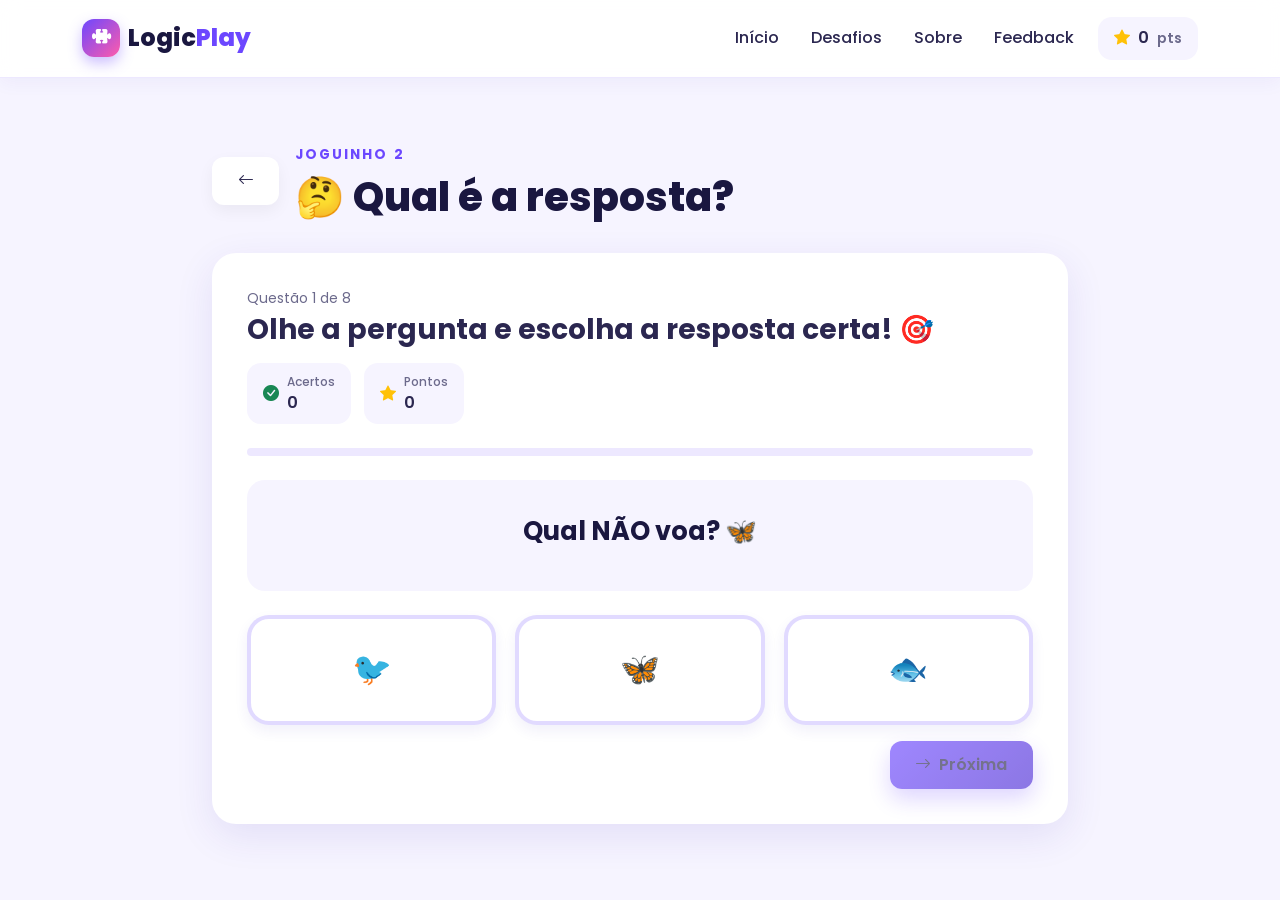
<file: logica.html>
<!DOCTYPE html>
<html lang="pt-BR">
<head>
  <meta charset="UTF-8">
  <meta name="viewport" content="width=device-width, initial-scale=1.0">
  <title>Lógica e Dedução - LogicPlay</title>
  <link rel="icon" type="image/svg+xml" href="favicon.svg">
  <meta name="theme-color" content="#6c47ff">
  <link href="https://cdn.jsdelivr.net/npm/bootstrap@5.3.3/dist/css/bootstrap.min.css" rel="stylesheet">
  <link href="https://cdn.jsdelivr.net/npm/bootstrap-icons@1.11.3/font/bootstrap-icons.css" rel="stylesheet">
  <link href="https://fonts.googleapis.com/css2?family=Poppins:wght@400;500;600;700;800&display=swap" rel="stylesheet">
  <link href="css/style.css" rel="stylesheet">
</head>
<body>

  <nav class="lp-navbar navbar navbar-expand-lg sticky-top">
    <div class="container">
      <a class="navbar-brand" href="index.html">
        <span class="logo"><i class="bi bi-puzzle-fill"></i></span>
        <span class="logo-text">Logic<span>Play</span></span>
      </a>
      <button class="navbar-toggler" type="button" data-bs-toggle="collapse" data-bs-target="#navMain">
        <span class="navbar-toggler-icon"></span>
      </button>
      <div class="collapse navbar-collapse" id="navMain">
        <ul class="navbar-nav ms-auto align-items-lg-center">
          <li class="nav-item"><a class="nav-link" href="index.html">Início</a></li>
          <li class="nav-item"><a class="nav-link" href="desafios.html">Desafios</a></li>
          <li class="nav-item"><a class="nav-link" href="sobre.html">Sobre</a></li>
          <li class="nav-item"><a class="nav-link" href="feedback.html">Feedback</a></li>
          <li class="nav-item ms-lg-2">
            <span class="stat-pill"><i class="bi bi-star-fill text-warning"></i><span id="navTotalScore">0</span><small class="text-muted-lp">pts</small></span>
          </li>
        </ul>
      </div>
    </div>
  </nav>

  <section class="section">
    <div class="container" style="max-width:880px;">

      <div class="d-flex align-items-center gap-3 mb-3">
        <a href="desafios.html" class="btn btn-lp btn-lp-ghost"><i class="bi bi-arrow-left"></i></a>
        <div>
          <span class="eyebrow">Joguinho 2</span>
          <h1 class="section-title mb-0">🤔 Qual é a resposta?</h1>
        </div>
      </div>

      <div class="game-shell">

        <div class="game-header">
          <div>
            <div class="text-muted-lp small">Questão <span id="qNum">1</span> de <span id="qTotal">8</span></div>
            <h3 class="fw-bold mt-1 mb-0">Olhe a pergunta e escolha a resposta certa! 🎯</h3>
          </div>
          <div class="game-stats">
            <div class="stat-pill"><i class="bi bi-check-circle-fill text-success"></i><div><span class="stat-label">Acertos</span><span id="hits">0</span></div></div>
            <div class="stat-pill"><i class="bi bi-star-fill text-warning"></i><div><span class="stat-label">Pontos</span><span id="points">0</span></div></div>
          </div>
        </div>

        <div class="progress-thin"><div class="bar" id="progressBar" style="width:12%"></div></div>

        <div class="question-box kids fade-in" id="questionBox">
          <div class="q-text" id="qText"></div>
        </div>

        <div class="choices three-cols" id="choices"></div>

        <div class="feedback-area" id="feedback"></div>

        <div class="d-flex justify-content-end mt-3">
          <button class="btn btn-lp btn-lp-primary" id="nextBtn" disabled><i class="bi bi-arrow-right me-1"></i> Próxima</button>
        </div>

      </div>

    </div>
  </section>

  <div class="modal fade lp-modal" id="resultModal" tabindex="-1">
    <div class="modal-dialog modal-dialog-centered">
      <div class="modal-content">
        <div class="modal-header">
          <h5 class="modal-title fw-bold">Fim de Jogo</h5>
          <button type="button" class="btn-close" data-bs-dismiss="modal"></button>
        </div>
        <div class="modal-body text-center p-4">
          <div class="trophy" id="resultTrophy">🏆</div>
          <h3 class="fw-bold mb-2" id="resultTitle">Parabéns!</h3>
          <p class="text-muted-lp" id="resultMessage">Você concluiu o desafio.</p>
          <div class="stat-pill d-inline-flex mt-2"><i class="bi bi-star-fill text-warning"></i><strong id="resultScore">0</strong> pontos</div>
        </div>
        <div class="modal-footer border-0 justify-content-center pb-4">
          <a href="desafios.html" class="btn btn-lp btn-lp-outline">Voltar aos desafios</a>
          <button class="btn btn-lp btn-lp-primary" onclick="location.reload()"><i class="bi bi-arrow-clockwise me-1"></i> Jogar novamente</button>
        </div>
      </div>
    </div>
  </div>

  <script src="https://cdn.jsdelivr.net/npm/bootstrap@5.3.3/dist/js/bootstrap.bundle.min.js"></script>
  <script src="js/common.js"></script>
  <script src="js/logica.js"></script>
</body>
</html>
</file>
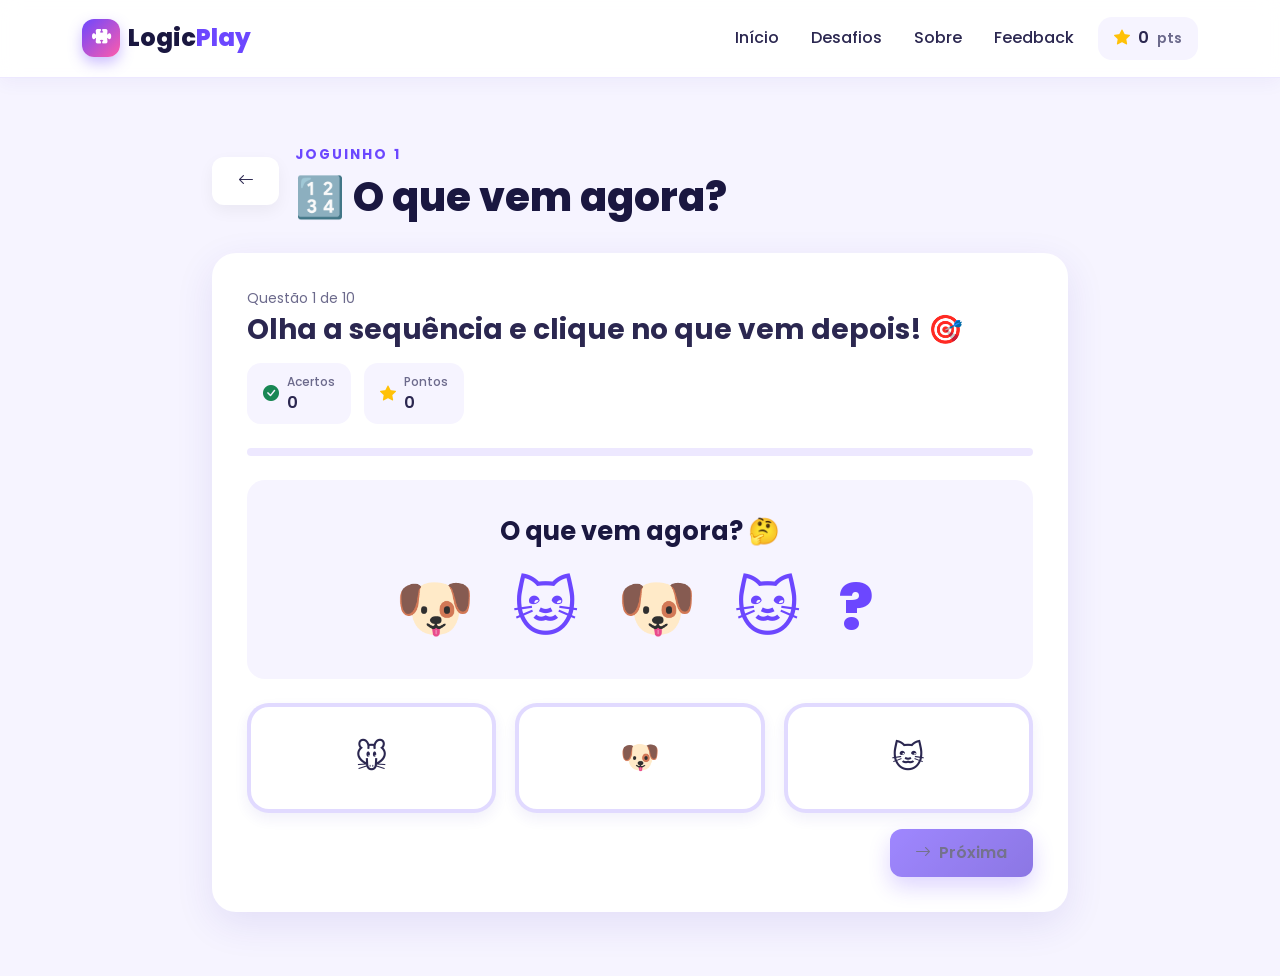
<file: padroes.html>
<!DOCTYPE html>
<html lang="pt-BR">
<head>
  <meta charset="UTF-8">
  <meta name="viewport" content="width=device-width, initial-scale=1.0">
  <title>Padrões e Sequências - LogicPlay</title>
  <link rel="icon" type="image/svg+xml" href="favicon.svg">
  <meta name="theme-color" content="#6c47ff">
  <link href="https://cdn.jsdelivr.net/npm/bootstrap@5.3.3/dist/css/bootstrap.min.css" rel="stylesheet">
  <link href="https://cdn.jsdelivr.net/npm/bootstrap-icons@1.11.3/font/bootstrap-icons.css" rel="stylesheet">
  <link href="https://fonts.googleapis.com/css2?family=Poppins:wght@400;500;600;700;800&display=swap" rel="stylesheet">
  <link href="css/style.css" rel="stylesheet">
</head>
<body>

  <nav class="lp-navbar navbar navbar-expand-lg sticky-top">
    <div class="container">
      <a class="navbar-brand" href="index.html">
        <span class="logo"><i class="bi bi-puzzle-fill"></i></span>
        <span class="logo-text">Logic<span>Play</span></span>
      </a>
      <button class="navbar-toggler" type="button" data-bs-toggle="collapse" data-bs-target="#navMain">
        <span class="navbar-toggler-icon"></span>
      </button>
      <div class="collapse navbar-collapse" id="navMain">
        <ul class="navbar-nav ms-auto align-items-lg-center">
          <li class="nav-item"><a class="nav-link" href="index.html">Início</a></li>
          <li class="nav-item"><a class="nav-link" href="desafios.html">Desafios</a></li>
          <li class="nav-item"><a class="nav-link" href="sobre.html">Sobre</a></li>
          <li class="nav-item"><a class="nav-link" href="feedback.html">Feedback</a></li>
          <li class="nav-item ms-lg-2">
            <span class="stat-pill"><i class="bi bi-star-fill text-warning"></i><span id="navTotalScore">0</span><small class="text-muted-lp">pts</small></span>
          </li>
        </ul>
      </div>
    </div>
  </nav>

  <section class="section">
    <div class="container" style="max-width:880px;">

      <div class="d-flex align-items-center gap-3 mb-3">
        <a href="desafios.html" class="btn btn-lp btn-lp-ghost"><i class="bi bi-arrow-left"></i></a>
        <div>
          <span class="eyebrow">Joguinho 1</span>
          <h1 class="section-title mb-0">🔢 O que vem agora?</h1>
        </div>
      </div>

      <div class="game-shell">

        <div class="game-header">
          <div>
            <div class="text-muted-lp small">Questão <span id="qNum">1</span> de <span id="qTotal">10</span></div>
            <h3 class="fw-bold mt-1 mb-0">Olha a sequência e clique no que vem depois! 🎯</h3>
          </div>
          <div class="game-stats">
            <div class="stat-pill"><i class="bi bi-check-circle-fill text-success"></i><div><span class="stat-label">Acertos</span><span id="hits">0</span></div></div>
            <div class="stat-pill"><i class="bi bi-star-fill text-warning"></i><div><span class="stat-label">Pontos</span><span id="points">0</span></div></div>
          </div>
        </div>

        <div class="progress-thin"><div class="bar" id="progressBar" style="width:10%"></div></div>

        <div class="question-box kids fade-in" id="questionBox">
          <div class="q-text" id="qText">O que vem agora? 🤔</div>
          <div class="q-sequence" id="qSeq"></div>
        </div>

        <div class="choices three-cols" id="choices"></div>

        <div class="feedback-area" id="feedback"></div>

        <div class="d-flex justify-content-end mt-3">
          <button class="btn btn-lp btn-lp-primary" id="nextBtn" disabled><i class="bi bi-arrow-right me-1"></i> Próxima</button>
        </div>

      </div>

    </div>
  </section>

  <!-- RESULT MODAL -->
  <div class="modal fade lp-modal" id="resultModal" tabindex="-1">
    <div class="modal-dialog modal-dialog-centered">
      <div class="modal-content">
        <div class="modal-header">
          <h5 class="modal-title fw-bold">Fim de Jogo</h5>
          <button type="button" class="btn-close" data-bs-dismiss="modal"></button>
        </div>
        <div class="modal-body text-center p-4">
          <div class="trophy" id="resultTrophy">🏆</div>
          <h3 class="fw-bold mb-2" id="resultTitle">Parabéns!</h3>
          <p class="text-muted-lp" id="resultMessage">Você concluiu o desafio.</p>
          <div class="stat-pill d-inline-flex mt-2"><i class="bi bi-star-fill text-warning"></i><strong id="resultScore">0</strong> pontos</div>
        </div>
        <div class="modal-footer border-0 justify-content-center pb-4">
          <a href="desafios.html" class="btn btn-lp btn-lp-outline">Voltar aos desafios</a>
          <button class="btn btn-lp btn-lp-primary" onclick="location.reload()"><i class="bi bi-arrow-clockwise me-1"></i> Jogar novamente</button>
        </div>
      </div>
    </div>
  </div>

  <script src="https://cdn.jsdelivr.net/npm/bootstrap@5.3.3/dist/js/bootstrap.bundle.min.js"></script>
  <script src="js/common.js"></script>
  <script src="js/padroes.js"></script>
</body>
</html>
</file>
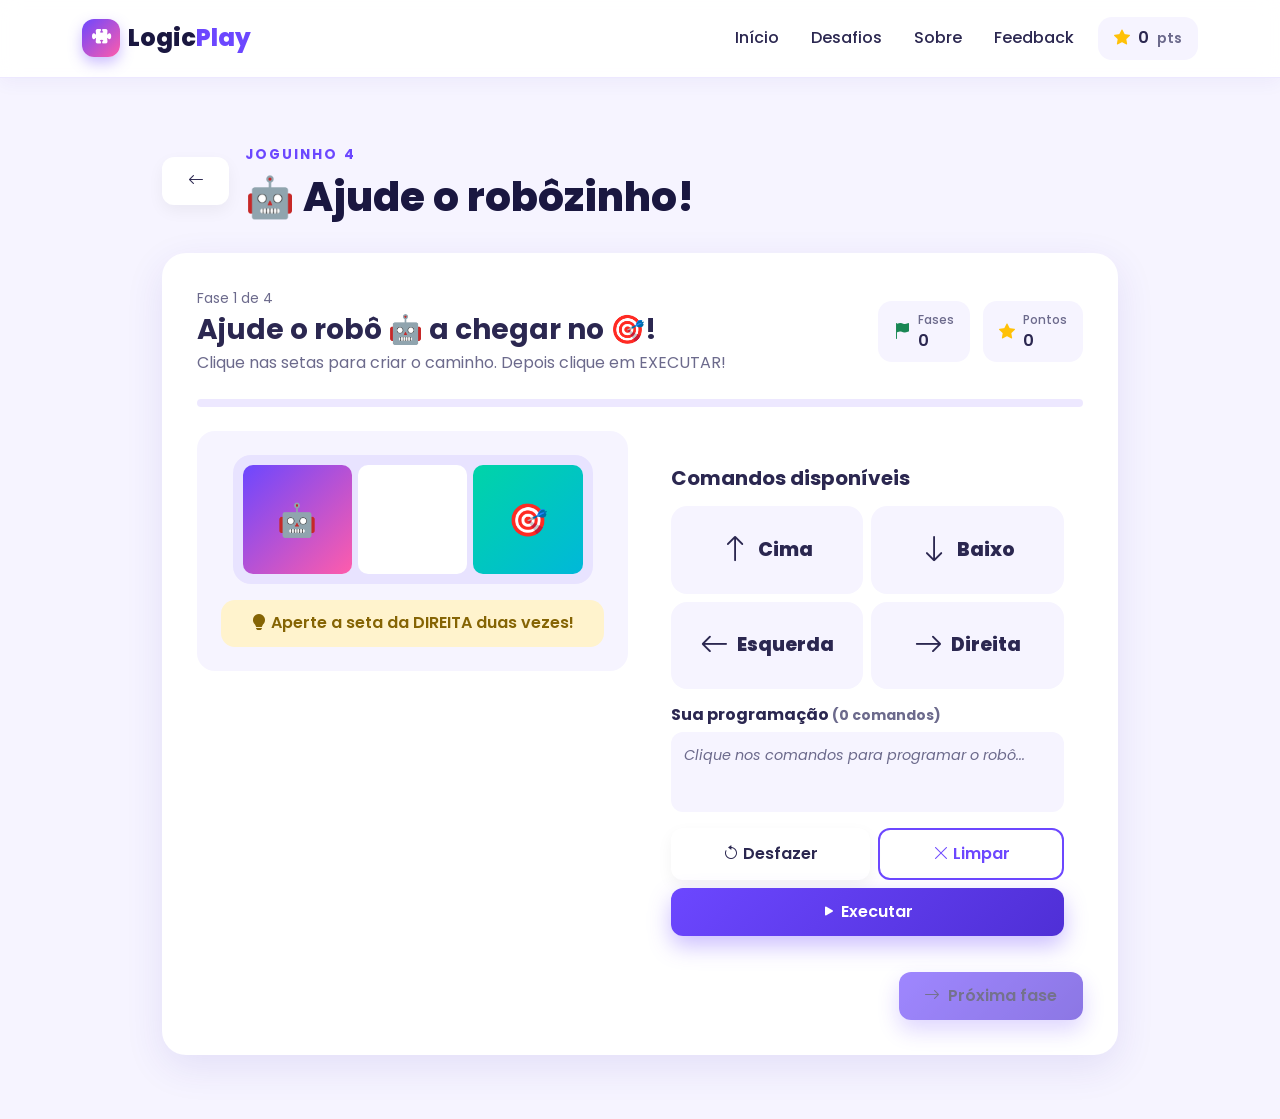
<file: robo.html>
<!DOCTYPE html>
<html lang="pt-BR">
<head>
  <meta charset="UTF-8">
  <meta name="viewport" content="width=device-width, initial-scale=1.0">
  <title>Robô Programável - LogicPlay</title>
  <link rel="icon" type="image/svg+xml" href="favicon.svg">
  <meta name="theme-color" content="#6c47ff">
  <link href="https://cdn.jsdelivr.net/npm/bootstrap@5.3.3/dist/css/bootstrap.min.css" rel="stylesheet">
  <link href="https://cdn.jsdelivr.net/npm/bootstrap-icons@1.11.3/font/bootstrap-icons.css" rel="stylesheet">
  <link href="https://fonts.googleapis.com/css2?family=Poppins:wght@400;500;600;700;800&display=swap" rel="stylesheet">
  <link href="css/style.css" rel="stylesheet">
</head>
<body>

  <nav class="lp-navbar navbar navbar-expand-lg sticky-top">
    <div class="container">
      <a class="navbar-brand" href="index.html">
        <span class="logo"><i class="bi bi-puzzle-fill"></i></span>
        <span class="logo-text">Logic<span>Play</span></span>
      </a>
      <button class="navbar-toggler" type="button" data-bs-toggle="collapse" data-bs-target="#navMain">
        <span class="navbar-toggler-icon"></span>
      </button>
      <div class="collapse navbar-collapse" id="navMain">
        <ul class="navbar-nav ms-auto align-items-lg-center">
          <li class="nav-item"><a class="nav-link" href="index.html">Início</a></li>
          <li class="nav-item"><a class="nav-link" href="desafios.html">Desafios</a></li>
          <li class="nav-item"><a class="nav-link" href="sobre.html">Sobre</a></li>
          <li class="nav-item"><a class="nav-link" href="feedback.html">Feedback</a></li>
          <li class="nav-item ms-lg-2">
            <span class="stat-pill"><i class="bi bi-star-fill text-warning"></i><span id="navTotalScore">0</span><small class="text-muted-lp">pts</small></span>
          </li>
        </ul>
      </div>
    </div>
  </nav>

  <section class="section">
    <div class="container" style="max-width:980px;">

      <div class="d-flex align-items-center gap-3 mb-3">
        <a href="desafios.html" class="btn btn-lp btn-lp-ghost"><i class="bi bi-arrow-left"></i></a>
        <div>
          <span class="eyebrow">Joguinho 4</span>
          <h1 class="section-title mb-0">🤖 Ajude o robôzinho!</h1>
        </div>
      </div>

      <div class="game-shell">

        <div class="game-header">
          <div>
            <div class="text-muted-lp small">Fase <span id="phaseNum">1</span> de <span id="phaseTotal">4</span></div>
            <h3 class="fw-bold mt-1 mb-0">Ajude o robô 🤖 a chegar no 🎯!</h3>
            <p class="text-muted-lp mb-0 mt-1">Clique nas setas para criar o caminho. Depois clique em EXECUTAR!</p>
          </div>
          <div class="game-stats">
            <div class="stat-pill"><i class="bi bi-flag-fill text-success"></i><div><span class="stat-label">Fases</span><span id="hits">0</span></div></div>
            <div class="stat-pill"><i class="bi bi-star-fill text-warning"></i><div><span class="stat-label">Pontos</span><span id="points">0</span></div></div>
          </div>
        </div>

        <div class="progress-thin"><div class="bar" id="progressBar" style="width:25%"></div></div>

        <div class="row g-4">
          <div class="col-lg-6">
            <div class="robot-stage">
              <div class="maze-grid" id="mazeGrid"></div>
              <div class="text-center mt-3" style="background:#fff3cd;border-radius:14px;padding:0.7rem 1rem;font-weight:600;color:#856404;">
                <i class="bi bi-lightbulb-fill"></i> <span id="levelHint">Dica</span>
              </div>
            </div>
          </div>
          <div class="col-lg-6">
            <div class="command-pad">
              <h5 class="fw-bold mb-3">Comandos disponíveis</h5>
              <div class="command-buttons">
                <button class="cmd-btn" data-cmd="up"><i class="bi bi-arrow-up"></i> Cima</button>
                <button class="cmd-btn" data-cmd="down"><i class="bi bi-arrow-down"></i> Baixo</button>
                <button class="cmd-btn" data-cmd="left"><i class="bi bi-arrow-left"></i> Esquerda</button>
                <button class="cmd-btn" data-cmd="right"><i class="bi bi-arrow-right"></i> Direita</button>
              </div>
              <h6 class="fw-bold mt-3 mb-2">Sua programação <small class="text-muted-lp" id="cmdCount">(0 comandos)</small></h6>
              <div class="cmd-queue" id="cmdQueue">
                <span class="cmd-empty">Clique nos comandos para programar o robô...</span>
              </div>
              <div class="d-flex gap-2 mt-3">
                <button class="btn btn-lp btn-lp-ghost flex-fill" id="undoBtn"><i class="bi bi-arrow-counterclockwise"></i> Desfazer</button>
                <button class="btn btn-lp btn-lp-outline flex-fill" id="clearBtn"><i class="bi bi-x-lg"></i> Limpar</button>
              </div>
              <button class="btn btn-lp btn-lp-primary w-100 mt-2" id="runBtn"><i class="bi bi-play-fill"></i> Executar</button>
            </div>
          </div>
        </div>

        <div class="feedback-area mt-3" id="feedback"></div>

        <div class="d-flex justify-content-end mt-3">
          <button class="btn btn-lp btn-lp-primary" id="nextBtn" disabled><i class="bi bi-arrow-right me-1"></i> Próxima fase</button>
        </div>

      </div>

    </div>
  </section>

  <div class="modal fade lp-modal" id="resultModal" tabindex="-1">
    <div class="modal-dialog modal-dialog-centered">
      <div class="modal-content">
        <div class="modal-header">
          <h5 class="modal-title fw-bold">Fim de Jogo</h5>
          <button type="button" class="btn-close" data-bs-dismiss="modal"></button>
        </div>
        <div class="modal-body text-center p-4">
          <div class="trophy" id="resultTrophy">🏆</div>
          <h3 class="fw-bold mb-2" id="resultTitle">Parabéns!</h3>
          <p class="text-muted-lp" id="resultMessage">Você concluiu o desafio.</p>
          <div class="stat-pill d-inline-flex mt-2"><i class="bi bi-star-fill text-warning"></i><strong id="resultScore">0</strong> pontos</div>
        </div>
        <div class="modal-footer border-0 justify-content-center pb-4">
          <a href="desafios.html" class="btn btn-lp btn-lp-outline">Voltar aos desafios</a>
          <button class="btn btn-lp btn-lp-primary" onclick="location.reload()"><i class="bi bi-arrow-clockwise me-1"></i> Jogar novamente</button>
        </div>
      </div>
    </div>
  </div>

  <script src="https://cdn.jsdelivr.net/npm/bootstrap@5.3.3/dist/js/bootstrap.bundle.min.js"></script>
  <script src="js/common.js"></script>
  <script src="js/robo.js"></script>
</body>
</html>
</file>
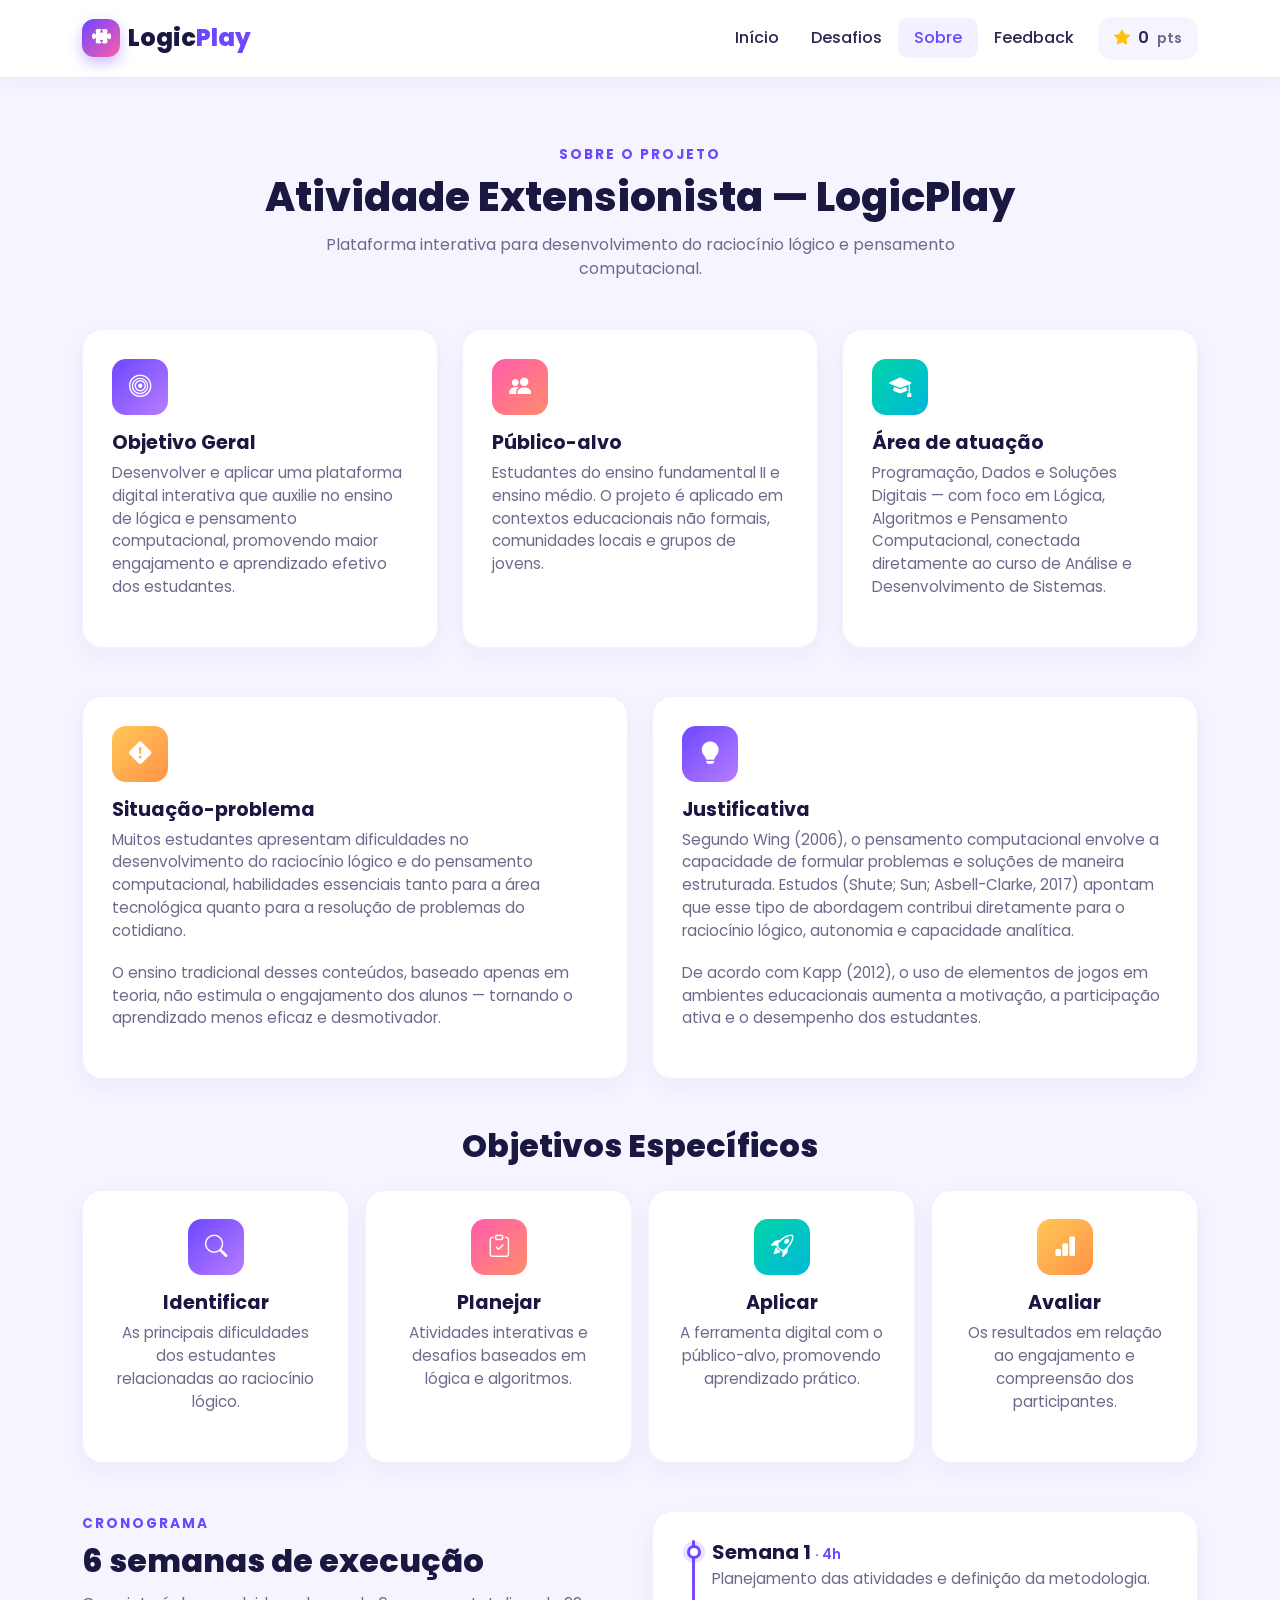
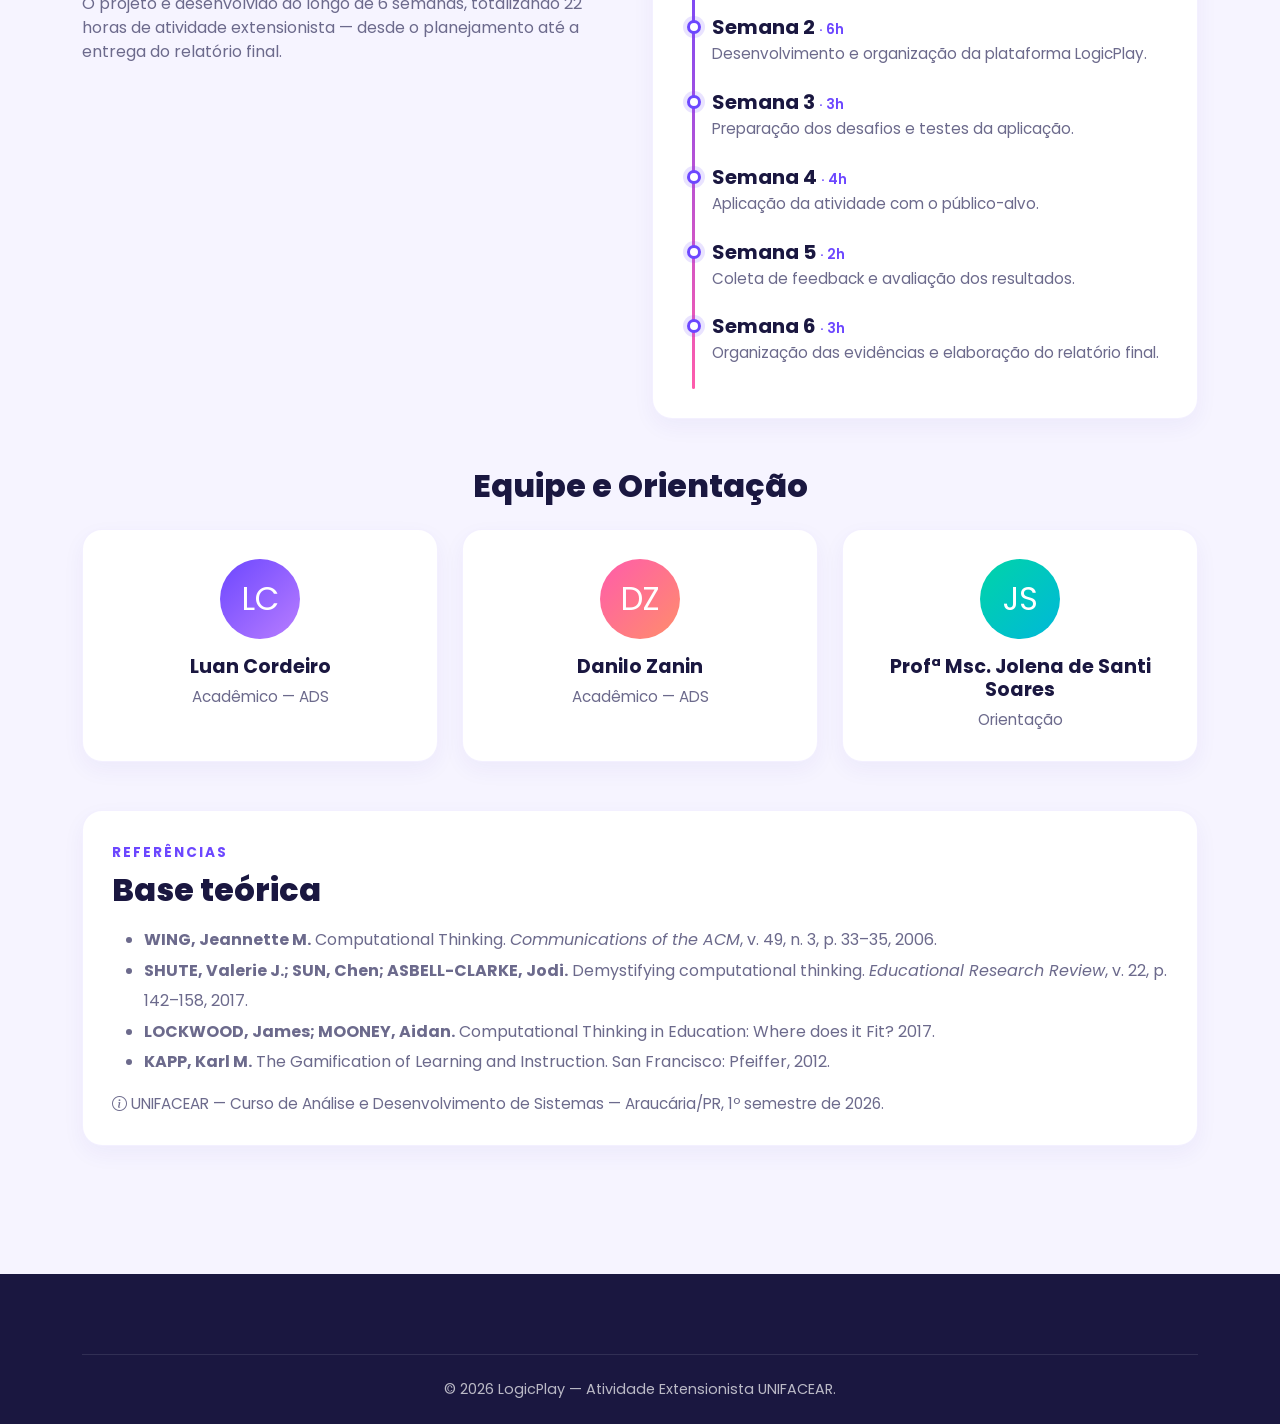
<file: sobre.html>
<!DOCTYPE html>
<html lang="pt-BR">
<head>
  <meta charset="UTF-8">
  <meta name="viewport" content="width=device-width, initial-scale=1.0">
  <title>Sobre o Projeto - LogicPlay</title>
  <link rel="icon" type="image/svg+xml" href="favicon.svg">
  <meta name="theme-color" content="#6c47ff">
  <link href="https://cdn.jsdelivr.net/npm/bootstrap@5.3.3/dist/css/bootstrap.min.css" rel="stylesheet">
  <link href="https://cdn.jsdelivr.net/npm/bootstrap-icons@1.11.3/font/bootstrap-icons.css" rel="stylesheet">
  <link href="https://fonts.googleapis.com/css2?family=Poppins:wght@400;500;600;700;800&display=swap" rel="stylesheet">
  <link href="css/style.css" rel="stylesheet">
</head>
<body>

  <nav class="lp-navbar navbar navbar-expand-lg sticky-top">
    <div class="container">
      <a class="navbar-brand" href="index.html">
        <span class="logo"><i class="bi bi-puzzle-fill"></i></span>
        <span class="logo-text">Logic<span>Play</span></span>
      </a>
      <button class="navbar-toggler" type="button" data-bs-toggle="collapse" data-bs-target="#navMain">
        <span class="navbar-toggler-icon"></span>
      </button>
      <div class="collapse navbar-collapse" id="navMain">
        <ul class="navbar-nav ms-auto align-items-lg-center">
          <li class="nav-item"><a class="nav-link" href="index.html">Início</a></li>
          <li class="nav-item"><a class="nav-link" href="desafios.html">Desafios</a></li>
          <li class="nav-item"><a class="nav-link" href="sobre.html">Sobre</a></li>
          <li class="nav-item"><a class="nav-link" href="feedback.html">Feedback</a></li>
          <li class="nav-item ms-lg-2">
            <span class="stat-pill"><i class="bi bi-star-fill text-warning"></i><span id="navTotalScore">0</span><small class="text-muted-lp">pts</small></span>
          </li>
        </ul>
      </div>
    </div>
  </nav>

  <section class="section">
    <div class="container">
      <div class="text-center mb-5">
        <span class="eyebrow">Sobre o projeto</span>
        <h1 class="section-title">Atividade Extensionista — LogicPlay</h1>
        <p class="section-subtitle mx-auto">Plataforma interativa para desenvolvimento do raciocínio lógico e pensamento computacional.</p>
      </div>

      <!-- INTRO -->
      <div class="row g-4 mb-5">
        <div class="col-lg-4">
          <div class="lp-card h-100">
            <div class="icon-wrap bg-grad-1"><i class="bi bi-bullseye"></i></div>
            <h3>Objetivo Geral</h3>
            <p>Desenvolver e aplicar uma plataforma digital interativa que auxilie no ensino de lógica e pensamento computacional, promovendo maior engajamento e aprendizado efetivo dos estudantes.</p>
          </div>
        </div>
        <div class="col-lg-4">
          <div class="lp-card h-100">
            <div class="icon-wrap bg-grad-2"><i class="bi bi-people-fill"></i></div>
            <h3>Público-alvo</h3>
            <p>Estudantes do ensino fundamental II e ensino médio. O projeto é aplicado em contextos educacionais não formais, comunidades locais e grupos de jovens.</p>
          </div>
        </div>
        <div class="col-lg-4">
          <div class="lp-card h-100">
            <div class="icon-wrap bg-grad-3"><i class="bi bi-mortarboard-fill"></i></div>
            <h3>Área de atuação</h3>
            <p>Programação, Dados e Soluções Digitais — com foco em Lógica, Algoritmos e Pensamento Computacional, conectada diretamente ao curso de Análise e Desenvolvimento de Sistemas.</p>
          </div>
        </div>
      </div>

      <!-- PROBLEM & JUSTIFICATION -->
      <div class="row g-4 mb-5">
        <div class="col-lg-6">
          <div class="lp-card h-100">
            <div class="icon-wrap bg-grad-4"><i class="bi bi-exclamation-diamond-fill"></i></div>
            <h3>Situação-problema</h3>
            <p>Muitos estudantes apresentam dificuldades no desenvolvimento do raciocínio lógico e do pensamento computacional, habilidades essenciais tanto para a área tecnológica quanto para a resolução de problemas do cotidiano.</p>
            <p>O ensino tradicional desses conteúdos, baseado apenas em teoria, não estimula o engajamento dos alunos — tornando o aprendizado menos eficaz e desmotivador.</p>
          </div>
        </div>
        <div class="col-lg-6">
          <div class="lp-card h-100">
            <div class="icon-wrap bg-grad-1"><i class="bi bi-lightbulb-fill"></i></div>
            <h3>Justificativa</h3>
            <p>Segundo Wing (2006), o pensamento computacional envolve a capacidade de formular problemas e soluções de maneira estruturada. Estudos (Shute; Sun; Asbell-Clarke, 2017) apontam que esse tipo de abordagem contribui diretamente para o raciocínio lógico, autonomia e capacidade analítica.</p>
            <p>De acordo com Kapp (2012), o uso de elementos de jogos em ambientes educacionais aumenta a motivação, a participação ativa e o desempenho dos estudantes.</p>
          </div>
        </div>
      </div>

      <!-- OBJECTIVES -->
      <div class="row g-4 mb-5">
        <div class="col-12">
          <h2 class="section-title text-center mb-4">Objetivos Específicos</h2>
          <div class="row g-3">
            <div class="col-md-6 col-lg-3">
              <div class="lp-card text-center">
                <div class="icon-wrap bg-grad-1 mx-auto"><i class="bi bi-search"></i></div>
                <h3>Identificar</h3>
                <p>As principais dificuldades dos estudantes relacionadas ao raciocínio lógico.</p>
              </div>
            </div>
            <div class="col-md-6 col-lg-3">
              <div class="lp-card text-center">
                <div class="icon-wrap bg-grad-2 mx-auto"><i class="bi bi-clipboard-check"></i></div>
                <h3>Planejar</h3>
                <p>Atividades interativas e desafios baseados em lógica e algoritmos.</p>
              </div>
            </div>
            <div class="col-md-6 col-lg-3">
              <div class="lp-card text-center">
                <div class="icon-wrap bg-grad-3 mx-auto"><i class="bi bi-rocket-takeoff"></i></div>
                <h3>Aplicar</h3>
                <p>A ferramenta digital com o público-alvo, promovendo aprendizado prático.</p>
              </div>
            </div>
            <div class="col-md-6 col-lg-3">
              <div class="lp-card text-center">
                <div class="icon-wrap bg-grad-4 mx-auto"><i class="bi bi-bar-chart-fill"></i></div>
                <h3>Avaliar</h3>
                <p>Os resultados em relação ao engajamento e compreensão dos participantes.</p>
              </div>
            </div>
          </div>
        </div>
      </div>

      <!-- TIMELINE -->
      <div class="row g-4 mb-5">
        <div class="col-lg-6">
          <span class="eyebrow">Cronograma</span>
          <h2 class="section-title">6 semanas de execução</h2>
          <p class="text-muted-lp">O projeto é desenvolvido ao longo de 6 semanas, totalizando 22 horas de atividade extensionista — desde o planejamento até a entrega do relatório final.</p>
        </div>
        <div class="col-lg-6">
          <div class="lp-card">
            <div class="timeline">
              <div class="tl-item">
                <h5>Semana 1 <span class="hrs">· 4h</span></h5>
                <p class="text-muted-lp mb-0">Planejamento das atividades e definição da metodologia.</p>
              </div>
              <div class="tl-item">
                <h5>Semana 2 <span class="hrs">· 6h</span></h5>
                <p class="text-muted-lp mb-0">Desenvolvimento e organização da plataforma LogicPlay.</p>
              </div>
              <div class="tl-item">
                <h5>Semana 3 <span class="hrs">· 3h</span></h5>
                <p class="text-muted-lp mb-0">Preparação dos desafios e testes da aplicação.</p>
              </div>
              <div class="tl-item">
                <h5>Semana 4 <span class="hrs">· 4h</span></h5>
                <p class="text-muted-lp mb-0">Aplicação da atividade com o público-alvo.</p>
              </div>
              <div class="tl-item">
                <h5>Semana 5 <span class="hrs">· 2h</span></h5>
                <p class="text-muted-lp mb-0">Coleta de feedback e avaliação dos resultados.</p>
              </div>
              <div class="tl-item">
                <h5>Semana 6 <span class="hrs">· 3h</span></h5>
                <p class="text-muted-lp mb-0">Organização das evidências e elaboração do relatório final.</p>
              </div>
            </div>
          </div>
        </div>
      </div>

      <!-- TEAM -->
      <div class="row g-4 mb-5">
        <div class="col-12">
          <h2 class="section-title text-center mb-4">Equipe e Orientação</h2>
          <div class="row g-4 justify-content-center">
            <div class="col-md-4">
              <div class="lp-card text-center">
                <div class="icon-wrap bg-grad-1 mx-auto" style="width:80px;height:80px;font-size:2rem;border-radius:50%;">LC</div>
                <h3>Luan Cordeiro</h3>
                <p class="text-muted-lp mb-0">Acadêmico — ADS</p>
              </div>
            </div>
            <div class="col-md-4">
              <div class="lp-card text-center">
                <div class="icon-wrap bg-grad-2 mx-auto" style="width:80px;height:80px;font-size:2rem;border-radius:50%;">DZ</div>
                <h3>Danilo Zanin</h3>
                <p class="text-muted-lp mb-0">Acadêmico — ADS</p>
              </div>
            </div>
            <div class="col-md-4">
              <div class="lp-card text-center">
                <div class="icon-wrap bg-grad-3 mx-auto" style="width:80px;height:80px;font-size:2rem;border-radius:50%;">JS</div>
                <h3>Profª Msc. Jolena de Santi Soares</h3>
                <p class="text-muted-lp mb-0">Orientação</p>
              </div>
            </div>
          </div>
        </div>
      </div>

      <!-- REFERENCES -->
      <div class="lp-card">
        <span class="eyebrow">Referências</span>
        <h2 class="section-title">Base teórica</h2>
        <ul class="mt-3 text-muted-lp" style="line-height:1.9;">
          <li><strong>WING, Jeannette M.</strong> Computational Thinking. <em>Communications of the ACM</em>, v. 49, n. 3, p. 33–35, 2006.</li>
          <li><strong>SHUTE, Valerie J.; SUN, Chen; ASBELL-CLARKE, Jodi.</strong> Demystifying computational thinking. <em>Educational Research Review</em>, v. 22, p. 142–158, 2017.</li>
          <li><strong>LOCKWOOD, James; MOONEY, Aidan.</strong> Computational Thinking in Education: Where does it Fit? 2017.</li>
          <li><strong>KAPP, Karl M.</strong> The Gamification of Learning and Instruction. San Francisco: Pfeiffer, 2012.</li>
        </ul>
        <p class="small text-muted-lp mt-3 mb-0"><i class="bi bi-info-circle me-1"></i>UNIFACEAR — Curso de Análise e Desenvolvimento de Sistemas — Araucária/PR, 1º semestre de 2026.</p>
      </div>

    </div>
  </section>

  <footer class="lp-footer">
    <div class="container">
      <div class="footer-bottom">&copy; 2026 LogicPlay — Atividade Extensionista UNIFACEAR.</div>
    </div>
  </footer>

  <script src="https://cdn.jsdelivr.net/npm/bootstrap@5.3.3/dist/js/bootstrap.bundle.min.js"></script>
  <script src="js/common.js"></script>
</body>
</html>
</file>
<file: css/style.css>
:root {
  --lp-primary: #6c47ff;
  --lp-primary-dark: #4f2fd6;
  --lp-secondary: #ff5cab;
  --lp-accent: #00d4a8;
  --lp-yellow: #ffc857;
  --lp-bg: #f6f4ff;
  --lp-dark: #1a1740;
  --lp-text: #2b2750;
  --lp-muted: #6c6a8c;
  --lp-card: #ffffff;
  --lp-success: #2ecc71;
  --lp-danger: #ff4d6d;
}

* { box-sizing: border-box; }

html, body {
  margin: 0;
  padding: 0;
  font-family: 'Poppins', 'Segoe UI', system-ui, -apple-system, sans-serif;
  background: var(--lp-bg);
  color: var(--lp-text);
  scroll-behavior: smooth;
}

a { color: var(--lp-primary); }

/* ============== NAVBAR ============== */
.lp-navbar {
  background: rgba(255, 255, 255, 0.92);
  backdrop-filter: blur(10px);
  border-bottom: 1px solid rgba(108, 71, 255, 0.12);
  padding: 0.9rem 0;
  box-shadow: 0 4px 18px rgba(60, 40, 180, 0.05);
}

.lp-navbar .navbar-brand {
  font-weight: 800;
  font-size: 1.5rem;
  color: var(--lp-dark) !important;
  display: flex;
  align-items: center;
  gap: 0.5rem;
}

.lp-navbar .navbar-brand .logo {
  width: 38px;
  height: 38px;
  background: linear-gradient(135deg, var(--lp-primary), var(--lp-secondary));
  border-radius: 12px;
  display: grid;
  place-items: center;
  color: #fff;
  font-size: 1.2rem;
  box-shadow: 0 6px 14px rgba(108, 71, 255, 0.35);
}

.lp-navbar .navbar-brand .logo-text span {
  color: var(--lp-primary);
}

.lp-navbar .nav-link {
  color: var(--lp-text) !important;
  font-weight: 500;
  padding: 0.5rem 1rem !important;
  border-radius: 10px;
  transition: all 0.2s ease;
}

.lp-navbar .nav-link:hover,
.lp-navbar .nav-link.active {
  color: var(--lp-primary) !important;
  background: rgba(108, 71, 255, 0.08);
}

/* ============== HERO ============== */
.hero {
  position: relative;
  padding: 5rem 0 4rem;
  overflow: hidden;
  background:
    radial-gradient(circle at 10% 20%, rgba(108, 71, 255, 0.18), transparent 50%),
    radial-gradient(circle at 90% 80%, rgba(255, 92, 171, 0.18), transparent 50%),
    var(--lp-bg);
}

.hero h1 {
  font-weight: 800;
  font-size: clamp(2.2rem, 5vw, 3.6rem);
  line-height: 1.1;
  color: var(--lp-dark);
}

.hero h1 .gradient {
  background: linear-gradient(135deg, var(--lp-primary), var(--lp-secondary));
  -webkit-background-clip: text;
  background-clip: text;
  color: transparent;
}

.hero p.lead {
  font-size: 1.15rem;
  color: var(--lp-muted);
  max-width: 540px;
}

.hero-badge {
  display: inline-flex;
  align-items: center;
  gap: 0.4rem;
  padding: 0.45rem 1rem;
  background: rgba(108, 71, 255, 0.12);
  color: var(--lp-primary);
  border-radius: 999px;
  font-weight: 600;
  font-size: 0.85rem;
  margin-bottom: 1.2rem;
}

.hero-illustration {
  position: relative;
  display: grid;
  place-items: center;
  min-height: 360px;
}

.hero-illustration .blob {
  position: absolute;
  width: 380px;
  height: 380px;
  background: linear-gradient(135deg, var(--lp-primary), var(--lp-secondary));
  border-radius: 50% 60% 50% 60% / 60% 50% 60% 50%;
  animation: floaty 8s ease-in-out infinite;
  opacity: 0.95;
  box-shadow: 0 30px 60px rgba(108, 71, 255, 0.35);
}

.hero-illustration .float-card {
  position: absolute;
  background: #fff;
  padding: 0.9rem 1.1rem;
  border-radius: 16px;
  box-shadow: 0 12px 30px rgba(0, 0, 0, 0.08);
  display: flex;
  align-items: center;
  gap: 0.6rem;
  font-weight: 600;
  color: var(--lp-text);
  animation: floaty 6s ease-in-out infinite;
}

.hero-illustration .float-card.c1 { top: 8%; left: 0; }
.hero-illustration .float-card.c2 { bottom: 12%; right: 0; animation-delay: 1.5s; }
.hero-illustration .float-card.c3 { top: 50%; left: -10%; animation-delay: 3s; }

.hero-illustration .float-card i {
  width: 38px; height: 38px;
  display: grid; place-items: center;
  border-radius: 10px;
  background: rgba(108, 71, 255, 0.12);
  color: var(--lp-primary);
}

@keyframes floaty {
  0%, 100% { transform: translateY(0); }
  50% { transform: translateY(-14px); }
}

/* ============== BUTTONS ============== */
.btn-lp {
  font-weight: 600;
  border-radius: 12px;
  padding: 0.75rem 1.6rem;
  border: none;
  transition: all 0.2s ease;
}

.btn-lp-primary {
  background: linear-gradient(135deg, var(--lp-primary), var(--lp-primary-dark));
  color: #fff;
  box-shadow: 0 10px 22px rgba(108, 71, 255, 0.35);
}

.btn-lp-primary:hover {
  transform: translateY(-2px);
  color: #fff;
  box-shadow: 0 14px 28px rgba(108, 71, 255, 0.45);
}

.btn-lp-outline {
  background: transparent;
  color: var(--lp-primary);
  border: 2px solid var(--lp-primary);
}

.btn-lp-outline:hover {
  background: var(--lp-primary);
  color: #fff;
  transform: translateY(-2px);
}

.btn-lp-ghost {
  background: #fff;
  color: var(--lp-text);
  box-shadow: 0 6px 16px rgba(0, 0, 0, 0.05);
}

.btn-lp-ghost:hover {
  background: var(--lp-bg);
  color: var(--lp-primary);
}

/* ============== SECTION ============== */
.section {
  padding: 4rem 0;
}

.section-title {
  font-weight: 800;
  color: var(--lp-dark);
  margin-bottom: 0.75rem;
}

.section-subtitle {
  color: var(--lp-muted);
  margin-bottom: 2.5rem;
  max-width: 640px;
}

.eyebrow {
  display: inline-block;
  font-size: 0.85rem;
  font-weight: 700;
  letter-spacing: 0.15em;
  text-transform: uppercase;
  color: var(--lp-primary);
  margin-bottom: 0.5rem;
}

/* ============== CARDS ============== */
.lp-card {
  background: var(--lp-card);
  border-radius: 20px;
  padding: 1.8rem;
  height: 100%;
  border: 1px solid rgba(108, 71, 255, 0.08);
  box-shadow: 0 8px 22px rgba(60, 40, 180, 0.05);
  transition: all 0.25s ease;
}

.lp-card:hover {
  transform: translateY(-4px);
  box-shadow: 0 18px 36px rgba(60, 40, 180, 0.10);
}

.lp-card .icon-wrap {
  width: 56px;
  height: 56px;
  display: grid;
  place-items: center;
  border-radius: 14px;
  font-size: 1.4rem;
  color: #fff;
  margin-bottom: 1rem;
}

.icon-wrap.bg-grad-1 { background: linear-gradient(135deg, #6c47ff, #b87dff); }
.icon-wrap.bg-grad-2 { background: linear-gradient(135deg, #ff5cab, #ff8d6b); }
.icon-wrap.bg-grad-3 { background: linear-gradient(135deg, #00d4a8, #00b8d9); }
.icon-wrap.bg-grad-4 { background: linear-gradient(135deg, #ffc857, #ff9248); }

.lp-card h3 {
  font-weight: 700;
  font-size: 1.2rem;
  margin-bottom: 0.5rem;
  color: var(--lp-dark);
}

.lp-card p {
  color: var(--lp-muted);
  font-size: 0.95rem;
  margin-bottom: 1.2rem;
}

.lp-card .difficulty {
  display: inline-block;
  font-size: 0.75rem;
  font-weight: 600;
  padding: 0.25rem 0.65rem;
  border-radius: 999px;
  margin-right: 0.4rem;
}

.difficulty.easy { background: rgba(46, 204, 113, 0.15); color: #1b8f4b; }
.difficulty.medium { background: rgba(255, 200, 87, 0.2); color: #b07700; }
.difficulty.hard { background: rgba(255, 77, 109, 0.18); color: #c41a3a; }

/* ============== GAME LAYOUT ============== */
.game-shell {
  background: #fff;
  border-radius: 24px;
  padding: 2.2rem;
  box-shadow: 0 12px 38px rgba(60, 40, 180, 0.10);
  margin-top: 2rem;
}

.game-header {
  display: flex;
  align-items: center;
  justify-content: space-between;
  flex-wrap: wrap;
  gap: 1rem;
  margin-bottom: 1.5rem;
}

.game-stats {
  display: flex;
  gap: 0.8rem;
  flex-wrap: wrap;
}

.stat-pill {
  background: var(--lp-bg);
  border-radius: 14px;
  padding: 0.6rem 1rem;
  display: flex;
  align-items: center;
  gap: 0.5rem;
  font-weight: 600;
  color: var(--lp-text);
}

.stat-pill .stat-label {
  font-size: 0.75rem;
  color: var(--lp-muted);
  font-weight: 500;
  display: block;
}

.progress-thin {
  height: 8px;
  border-radius: 999px;
  background: rgba(108, 71, 255, 0.12);
  overflow: hidden;
  margin-bottom: 1.5rem;
}

.progress-thin .bar {
  height: 100%;
  background: linear-gradient(135deg, var(--lp-primary), var(--lp-secondary));
  transition: width 0.4s ease;
}

.question-box {
  background: var(--lp-bg);
  border-radius: 18px;
  padding: 2rem;
  text-align: center;
  margin-bottom: 1.5rem;
}

.question-box .q-text {
  font-size: 1.4rem;
  font-weight: 700;
  color: var(--lp-dark);
  margin-bottom: 0.5rem;
}

.question-box .q-sequence {
  font-size: 4rem;
  font-weight: 800;
  color: var(--lp-primary);
  letter-spacing: 0.8rem;
  margin-top: 1.2rem;
  line-height: 1.2;
}

.question-box.kids .q-text {
  font-size: 1.6rem;
}

.choices {
  display: grid;
  grid-template-columns: repeat(2, minmax(0, 1fr));
  gap: 1.2rem;
}

.choice {
  background: #fff;
  border: 4px solid rgba(108, 71, 255, 0.2);
  border-radius: 22px;
  padding: 1.8rem 1.4rem;
  font-weight: 800;
  font-size: 2rem;
  color: var(--lp-text);
  cursor: pointer;
  transition: all 0.2s ease;
  text-align: center;
  min-height: 110px;
  display: flex;
  align-items: center;
  justify-content: center;
  line-height: 1.2;
  box-shadow: 0 6px 14px rgba(60, 40, 180, 0.07);
}

.choice:hover:not(:disabled) {
  border-color: var(--lp-primary);
  background: rgba(108, 71, 255, 0.08);
  transform: translateY(-4px) scale(1.02);
  box-shadow: 0 14px 24px rgba(108, 71, 255, 0.18);
}

.choice.text-choice {
  font-size: 1.15rem;
  font-weight: 700;
  min-height: 90px;
}

.choices.three-cols {
  grid-template-columns: repeat(3, minmax(0, 1fr));
}

.choices.single-col {
  grid-template-columns: 1fr;
}

@media (max-width: 576px) {
  .choices.three-cols { grid-template-columns: repeat(3, minmax(0, 1fr)); gap: 0.6rem; }
  .choice { font-size: 1.6rem; padding: 1.3rem 0.8rem; min-height: 90px; border-width: 3px; }
}

.choice.correct {
  background: rgba(46, 204, 113, 0.12);
  border-color: var(--lp-success);
  color: #1b8f4b;
}

.choice.wrong {
  background: rgba(255, 77, 109, 0.12);
  border-color: var(--lp-danger);
  color: #c41a3a;
}

.choice:disabled {
  cursor: not-allowed;
  opacity: 0.85;
}

.feedback-area {
  margin-top: 1rem;
  padding: 1rem 1.2rem;
  border-radius: 14px;
  font-weight: 500;
  display: none;
}

.feedback-area.show { display: block; }

.feedback-area.ok {
  background: rgba(46, 204, 113, 0.12);
  color: #1b8f4b;
  border-left: 4px solid var(--lp-success);
}

.feedback-area.err {
  background: rgba(255, 77, 109, 0.12);
  color: #c41a3a;
  border-left: 4px solid var(--lp-danger);
}

/* ============== ALGORITHM DRAG-DROP ============== */
.dnd-area {
  display: grid;
  grid-template-columns: 1fr 1fr;
  gap: 1.5rem;
}

.dnd-col {
  background: var(--lp-bg);
  border-radius: 18px;
  padding: 1.25rem;
  min-height: 320px;
}

.dnd-col h4 {
  font-size: 0.95rem;
  font-weight: 700;
  text-transform: uppercase;
  letter-spacing: 0.08em;
  color: var(--lp-muted);
  margin-bottom: 1rem;
}

.dnd-item {
  background: #fff;
  border-radius: 16px;
  padding: 1.1rem 1.2rem;
  margin-bottom: 0.8rem;
  font-weight: 700;
  font-size: 1.1rem;
  cursor: grab;
  border: 3px solid transparent;
  display: flex;
  align-items: center;
  gap: 0.8rem;
  box-shadow: 0 6px 14px rgba(0, 0, 0, 0.06);
  transition: all 0.15s ease;
  user-select: none;
}

.dnd-item:hover {
  border-color: var(--lp-primary);
}

.dnd-item.dragging {
  opacity: 0.45;
  transform: scale(0.98);
}

.dnd-item .num {
  width: 38px;
  height: 38px;
  border-radius: 10px;
  background: linear-gradient(135deg, var(--lp-primary), var(--lp-secondary));
  color: #fff;
  display: grid;
  place-items: center;
  font-weight: 800;
  font-size: 1.1rem;
  flex-shrink: 0;
}

.dnd-item:hover {
  border-color: var(--lp-primary);
  transform: translateY(-2px);
}

.dnd-target.drop-over {
  background: rgba(108, 71, 255, 0.08);
  outline: 2px dashed var(--lp-primary);
  outline-offset: -8px;
}

@media (max-width: 768px) {
  .dnd-area { grid-template-columns: 1fr; }
  .choices { grid-template-columns: 1fr; }
}

/* ============== ROBOT GAME ============== */
.robot-stage {
  background: var(--lp-bg);
  border-radius: 18px;
  padding: 1.5rem;
}

.maze-grid {
  display: grid;
  gap: 6px;
  background: #e8e3ff;
  padding: 10px;
  border-radius: 18px;
  width: 100%;
  max-width: 360px;
  margin: 0 auto;
}

.maze-cell {
  background: #fff;
  border-radius: 10px;
  display: grid;
  place-items: center;
  font-size: 2rem;
  position: relative;
  aspect-ratio: 1 / 1;
  transition: all 0.3s ease;
}

.maze-cell.wall { background: var(--lp-dark); }
.maze-cell.goal { background: linear-gradient(135deg, #00d4a8, #00b8d9); color: #fff; }
.maze-cell.robot { background: linear-gradient(135deg, var(--lp-primary), var(--lp-secondary)); color: #fff; }
.maze-cell.path { background: rgba(108, 71, 255, 0.18); }

.command-pad {
  background: #fff;
  border-radius: 14px;
  padding: 1.2rem;
  margin-top: 1rem;
}

.command-buttons {
  display: grid;
  grid-template-columns: repeat(2, 1fr);
  gap: 0.5rem;
  margin-bottom: 1rem;
}

.cmd-btn {
  background: var(--lp-bg);
  border: 3px solid transparent;
  border-radius: 16px;
  padding: 1.2rem;
  font-weight: 800;
  font-size: 1.2rem;
  color: var(--lp-text);
  cursor: pointer;
  transition: all 0.15s ease;
  display: flex;
  align-items: center;
  justify-content: center;
  gap: 0.5rem;
  min-height: 70px;
}

.cmd-btn i {
  font-size: 1.8rem;
}

.cmd-btn:hover {
  background: rgba(108, 71, 255, 0.12);
  border-color: var(--lp-primary);
  color: var(--lp-primary);
}

.cmd-queue {
  background: var(--lp-bg);
  border-radius: 12px;
  padding: 0.8rem;
  min-height: 80px;
  display: flex;
  flex-wrap: wrap;
  gap: 0.4rem;
  align-content: flex-start;
}

.cmd-chip {
  background: linear-gradient(135deg, var(--lp-primary), var(--lp-primary-dark));
  color: #fff;
  padding: 0.35rem 0.7rem;
  border-radius: 8px;
  font-weight: 600;
  font-size: 0.85rem;
  display: inline-flex;
  align-items: center;
  gap: 0.3rem;
}

.cmd-empty {
  color: var(--lp-muted);
  font-style: italic;
  font-size: 0.9rem;
}

/* ============== FOOTER ============== */
.lp-footer {
  background: var(--lp-dark);
  color: rgba(255, 255, 255, 0.7);
  padding: 3rem 0 1.5rem;
  margin-top: 4rem;
}

.lp-footer h5 {
  color: #fff;
  font-weight: 700;
  margin-bottom: 1rem;
}

.lp-footer a {
  color: rgba(255, 255, 255, 0.7);
  text-decoration: none;
  display: block;
  padding: 0.25rem 0;
  transition: color 0.15s ease;
}

.lp-footer a:hover { color: #fff; }

.lp-footer .footer-bottom {
  border-top: 1px solid rgba(255, 255, 255, 0.1);
  margin-top: 2rem;
  padding-top: 1.5rem;
  text-align: center;
  font-size: 0.9rem;
}

/* ============== ABOUT TIMELINE ============== */
.timeline {
  position: relative;
  padding-left: 30px;
}

.timeline::before {
  content: '';
  position: absolute;
  top: 0;
  left: 10px;
  bottom: 0;
  width: 3px;
  background: linear-gradient(180deg, var(--lp-primary), var(--lp-secondary));
  border-radius: 2px;
}

.tl-item {
  position: relative;
  padding-bottom: 1.5rem;
}

.tl-item::before {
  content: '';
  position: absolute;
  left: -25px;
  top: 5px;
  width: 14px;
  height: 14px;
  border-radius: 50%;
  background: #fff;
  border: 3px solid var(--lp-primary);
  box-shadow: 0 0 0 4px rgba(108, 71, 255, 0.15);
}

.tl-item h5 {
  font-weight: 700;
  color: var(--lp-dark);
  margin-bottom: 0.25rem;
}

.tl-item .hrs {
  font-size: 0.85rem;
  color: var(--lp-primary);
  font-weight: 600;
}

/* ============== FORM ============== */
.lp-form .form-label {
  font-weight: 600;
  color: var(--lp-text);
  margin-bottom: 0.4rem;
}

.lp-form .form-control,
.lp-form .form-select {
  border: 2px solid rgba(108, 71, 255, 0.15);
  border-radius: 12px;
  padding: 0.7rem 1rem;
  background: #fff;
  font-size: 0.95rem;
  transition: all 0.15s ease;
}

.lp-form .form-control:focus,
.lp-form .form-select:focus {
  border-color: var(--lp-primary);
  box-shadow: 0 0 0 4px rgba(108, 71, 255, 0.12);
}

.rating-stars {
  display: flex;
  gap: 0.4rem;
  font-size: 1.8rem;
  color: #d8d4ee;
  cursor: pointer;
}

.rating-stars .star.active {
  color: var(--lp-yellow);
}

/* ============== TESTIMONIALS ============== */
.testimonial-card {
  background: #fff;
  border-radius: 18px;
  padding: 1.4rem;
  height: 100%;
  border: 1px solid rgba(108, 71, 255, 0.08);
  box-shadow: 0 6px 18px rgba(60, 40, 180, 0.05);
  display: flex;
  flex-direction: column;
  gap: 0.8rem;
  transition: transform 0.2s ease;
}

.testimonial-card:hover {
  transform: translateY(-3px);
}

.testimonial-header {
  display: flex;
  align-items: center;
  gap: 0.8rem;
}

.testimonial-avatar {
  width: 48px;
  height: 48px;
  border-radius: 50%;
  display: grid;
  place-items: center;
  color: #fff;
  font-weight: 800;
  font-size: 1.1rem;
  flex-shrink: 0;
}

.testimonial-info { flex: 1; min-width: 0; }

.testimonial-info .name {
  font-weight: 700;
  color: var(--lp-dark);
  font-size: 0.95rem;
  margin: 0;
  line-height: 1.2;
}

.testimonial-info .meta {
  font-size: 0.8rem;
  color: var(--lp-muted);
}

.testimonial-stars {
  color: var(--lp-yellow);
  font-size: 0.9rem;
  letter-spacing: 1px;
}

.testimonial-text {
  color: var(--lp-text);
  font-size: 0.95rem;
  line-height: 1.5;
  margin: 0;
}

.testimonial-tag {
  display: inline-block;
  font-size: 0.7rem;
  font-weight: 700;
  padding: 0.2rem 0.55rem;
  border-radius: 999px;
  background: rgba(108, 71, 255, 0.1);
  color: var(--lp-primary);
  text-transform: uppercase;
  letter-spacing: 0.05em;
  margin-top: auto;
  align-self: flex-start;
}

.testimonial-tag.tag-adult { background: rgba(0, 184, 217, 0.15); color: #00879b; }
.testimonial-tag.tag-teacher { background: rgba(255, 92, 171, 0.15); color: #c43483; }
.testimonial-tag.tag-kid { background: rgba(255, 200, 87, 0.2); color: #b07700; }

/* ============== STATS SUMMARY ============== */
.stats-summary {
  background: linear-gradient(135deg, rgba(108, 71, 255, 0.05), rgba(255, 92, 171, 0.05));
  border: 1px solid rgba(108, 71, 255, 0.12);
  border-radius: 22px;
  padding: 2rem;
}

.stat-big {
  text-align: center;
  padding: 0.5rem 0;
}

.stat-big .num {
  font-size: 3rem;
  font-weight: 800;
  line-height: 1;
  background: linear-gradient(135deg, var(--lp-primary), var(--lp-secondary));
  -webkit-background-clip: text;
  background-clip: text;
  color: transparent;
}

.stat-big .num.warning {
  background: linear-gradient(135deg, #ffc857, #ff9248);
  -webkit-background-clip: text;
  background-clip: text;
  color: transparent;
}

.stat-big .label {
  display: block;
  font-size: 0.85rem;
  color: var(--lp-muted);
  font-weight: 600;
  margin-top: 0.3rem;
  text-transform: uppercase;
  letter-spacing: 0.05em;
}

.stat-big .sub-stars {
  color: var(--lp-yellow);
  font-size: 1.2rem;
  letter-spacing: 2px;
  margin-top: 0.2rem;
}

.distribution {
  margin-top: 1.5rem;
}

.dist-row {
  display: flex;
  align-items: center;
  gap: 0.75rem;
  margin-bottom: 0.4rem;
}

.dist-row .dist-label {
  width: 70px;
  font-weight: 600;
  font-size: 0.9rem;
  color: var(--lp-text);
  display: flex;
  align-items: center;
  gap: 0.25rem;
}

.dist-row .dist-label .bi-star-fill {
  color: var(--lp-yellow);
  font-size: 0.85rem;
}

.dist-bar {
  flex: 1;
  height: 12px;
  background: rgba(108, 71, 255, 0.1);
  border-radius: 999px;
  overflow: hidden;
}

.dist-bar .fill {
  height: 100%;
  background: linear-gradient(135deg, var(--lp-primary), var(--lp-secondary));
  border-radius: 999px;
  transition: width 0.8s ease;
}

.dist-row .dist-count {
  width: 30px;
  text-align: right;
  font-weight: 700;
  color: var(--lp-text);
  font-size: 0.9rem;
}

/* ============== MODAL ============== */
.lp-modal .modal-content {
  border-radius: 20px;
  border: none;
  overflow: hidden;
}

.lp-modal .modal-header {
  background: linear-gradient(135deg, var(--lp-primary), var(--lp-secondary));
  color: #fff;
  border: none;
}

.lp-modal .modal-header .btn-close {
  filter: invert(1);
}

.lp-modal .trophy {
  font-size: 4rem;
  text-align: center;
  margin-bottom: 1rem;
}

/* ============== UTILITIES ============== */
.bg-soft-primary { background: rgba(108, 71, 255, 0.08); }
.text-muted-lp { color: var(--lp-muted); }

.fade-in {
  animation: fadeIn 0.5s ease;
}

@keyframes fadeIn {
  from { opacity: 0; transform: translateY(10px); }
  to { opacity: 1; transform: translateY(0); }
}

.shake {
  animation: shake 0.4s ease;
}

@keyframes shake {
  0%, 100% { transform: translateX(0); }
  25% { transform: translateX(-8px); }
  75% { transform: translateX(8px); }
}
</file>
